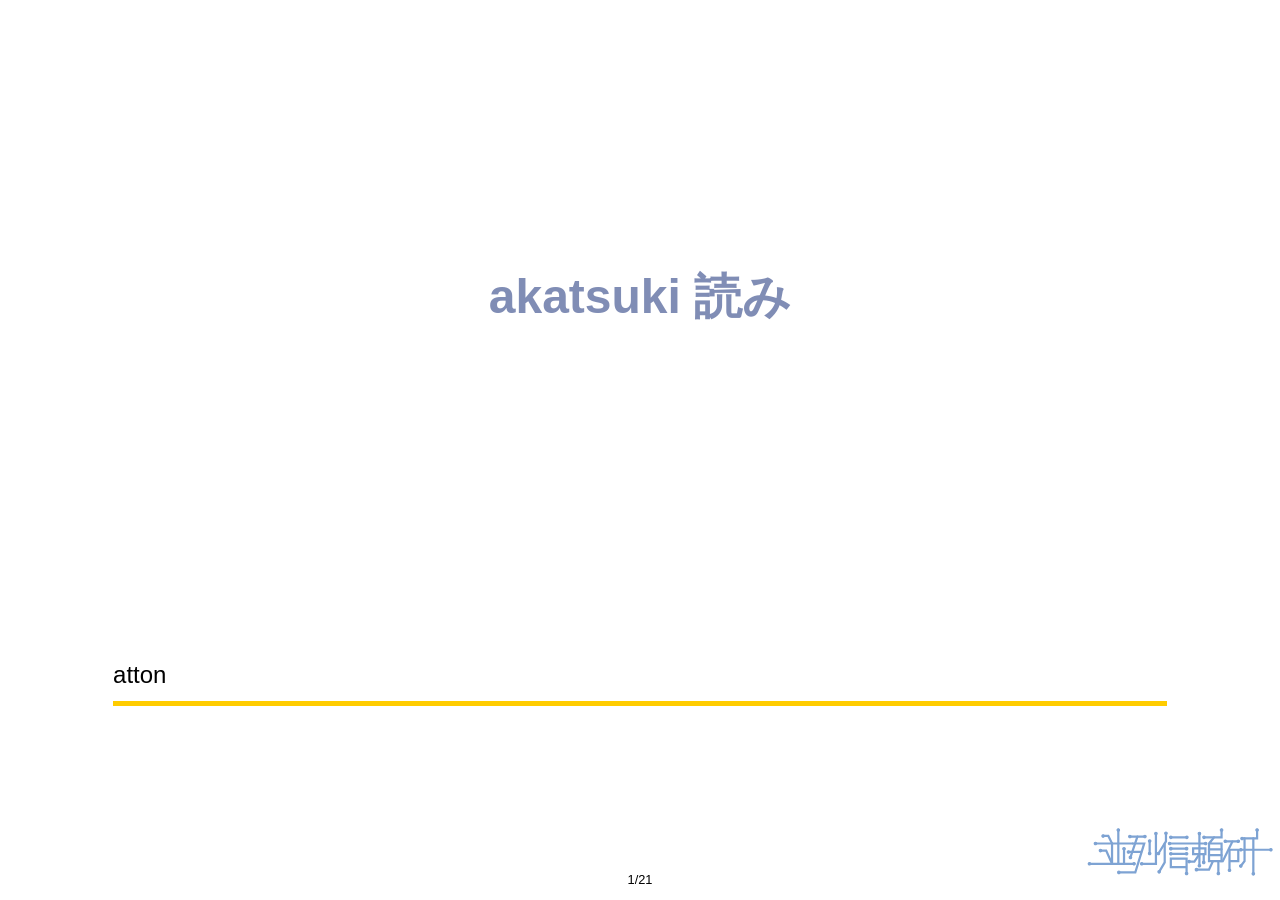
<file: slides/akatsuki-reading/slide.html>
<!DOCTYPE html>
<html>
<head>
   <meta http-equiv="content-type" content="text/html;charset=utf-8">
   <title>akatsuki 読み</title>

<meta name="generator" content="Slide Show (S9) v2.5.0 on Ruby 2.3.0 (2015-12-25) [x86_64-darwin14]">
<meta name="author"    content="atton" >

<!-- style sheet links -->
<link rel="stylesheet" href="s6/themes/projection.css"   media="screen,projection">
<link rel="stylesheet" href="s6/themes/screen.css"       media="screen">
<link rel="stylesheet" href="s6/themes/print.css"        media="print">
<link rel="stylesheet" href="s6/themes/blank.css"        media="screen,projection">

<!-- JS -->
<script src="s6/js/jquery-1.11.3.min.js"></script>
<script src="s6/js/jquery.slideshow.js"></script>
<script src="s6/js/jquery.slideshow.counter.js"></script>
<script src="s6/js/jquery.slideshow.controls.js"></script>
<script src="s6/js/jquery.slideshow.footer.js"></script>
<script src="s6/js/jquery.slideshow.autoplay.js"></script>

<!-- prettify -->
<link rel="stylesheet" href="scripts/prettify.css">
<script src="scripts/prettify.js"></script>

<script>
  $(document).ready( function() {
    Slideshow.init();

    $('code').each(function(_, el) {
      if (!el.classList.contains('noprettyprint')) {
        el.classList.add('prettyprint');
        el.style.display = 'block';
      }
    });
    prettyPrint();
  } );

  
</script>

<!-- Better Browser Banner for Microsoft Internet Explorer (IE) -->
<!--[if IE]>
<script src="s6/js/jquery.microsoft.js"></script>
<![endif]-->



</head>
<body>

<div class="layout">
  <div id="header"></div>
  <div id="footer">
    <div align="right">
      <img src="s6/images/logo.svg" width="200px">
    </div>
  </div>
</div>

<div class="presentation">

  <div class='slide cover'>
    <table width="90%" height="90%" border="0" align="center">
      <tr>
        <td>
          <div align="center">
            <h1><font color="#808db5">akatsuki 読み</font></h1>
          </div>
        </td>
      </tr>
      <tr>
        <td>
          <div align="left">
            atton
            
            <hr style="color:#ffcc00;background-color:#ffcc00;text-align:left;border:none;width:100%;height:0.2em;">
          </div>
        </td>
      </tr>
    </table>
  </div>

<div class='slide '>
<!-- === begin markdown block ===

      generated by markdown/1.2.0 on Ruby 2.3.0 (2015-12-25) [x86_64-darwin14]
                on 2016-05-12 16:52:18 +0900 with Markdown engine kramdown (1.9.0)
                  using options {}
  -->

<!-- _S9SLIDE_ -->
<h1 id="akatsuki-">akatsuki 読みについて</h1>
<ul>
  <li>学科のWebコンパネ akatsuki を読みます</li>
  <li>ソースは gitlab にあります
    <ul>
      <li>https://gitlab.ie.u-ryukyu.ac.jp/gitlab/e115763/Akatsuki.git</li>
      <li>学科アカウントがあれば誰でも読むことができます</li>
    </ul>
  </li>
</ul>


</div>
<div class='slide '>
<!-- _S9SLIDE_ -->
<h1 id="section">この資料の目的</h1>
<ul>
  <li>シス管後輩への引き継ぎ用の資料です</li>
  <li>Rails の使い方の解説よりも、あとから見た時の価値を優先します
    <ul>
      <li>どこが何の処理をしているかを書いています</li>
      <li>もし機能改善をすることになったらどの辺を見たら良いのか把握できることがゴール</li>
    </ul>
  </li>
  <li>この資料は<a href="http://ie.u-ryukyu.ac.jp/~e115763/slides/events/akatsuki-reading/slide.html">ここ</a>とかに置いてあります</li>
</ul>


</div>
<div class='slide '>
<!-- _S9SLIDE_ -->
<h1 id="section-1">この読み会でやること</h1>
<ul>
  <li>akatsuki でやっていることの把握とその実装を見ていきます</li>
  <li>以下のことは直接説明はしません
    <ul>
      <li>Rubyの書き方や Rails について</li>
      <li>named, freeradius, libvirt の設定</li>
    </ul>
  </li>
  <li>対象とするバージョン
    <ul>
      <li>2016/04/23 あたりのコード</li>
      <li>898a11a946039b8120bc8e1f8cdcd0cedeccaa6f</li>
    </ul>
  </li>
</ul>


</div>
<div class='slide '>
<!-- _S9SLIDE_ -->
<h1 id="akatsuki--1">akatsuki の機能について</h1>
<ul>
  <li>mac address とドメインの申請を受けつけてプライベートIPを割り当てる</li>
  <li>割り当てられたドメインを引けるようにDNS用のレコードを用意</li>
  <li>割り当てられたIPを DHCP で配布</li>
  <li>LDAP の情報変更(含む edy)</li>
  <li>VM の作成と起動/停止</li>
  <li>その他シス管用の細かい機能
    <ul>
      <li>VLAN51用 DHCP, LDAP新規アカウント追加, 卒業生アカウントの無効化</li>
    </ul>
  </li>
</ul>


</div>
<div class='slide '>
<!-- _S9SLIDE_ -->
<h1 id="akatsuki--2">akatsuki の方針</h1>
<ul>
  <li>なるべくシンプルに
    <ul>
      <li>Ajax で非同期表示とかしない</li>
      <li>Reacive とかしない</li>
      <li>むしろ JS 書かないくらいの気合</li>
    </ul>
  </li>
  <li>テストを書く
    <ul>
      <li>なるべくテストを書く</li>
      <li>一般ユーザ向け部分はテスト必須</li>
    </ul>
  </li>
</ul>


</div>
<div class='slide '>
<!-- _S9SLIDE_ -->
<h1 id="akatsuki--3">akatsuki 起動方法</h1>
<ul>
  <li>akatsuki は LDAP を使ってログインするので slapd が必須です</li>
  <li>あと bind-sdb の backend が postgresql なのでDBは postgresql です</li>
  <li>2つとも Dockerfile があるので起動しましょう</li>
  <li>See it (docker/bind-sdb/README.md, docker/slapd/README.md)</li>
</ul>


</div>
<div class='slide '>
<!-- _S9SLIDE_ -->
<h1 id="activerecord-model-overview">ActiveRecord model overview</h1>
<ul>
  <li>User
    <ul>
      <li>LDAP でサインインしたユーザのデータ。 VM の作成権限の保持くらい</li>
    </ul>
  </li>
  <li>IpAddress
    <ul>
      <li>IP 用。 mac address と domain の data を持ってる</li>
      <li>User has_many IpAddress</li>
    </ul>
  </li>
  <li>VirtualMachine
    <ul>
      <li>VM 用。 kvm ホストとか起動用のVM名とか持ってる</li>
      <li>IpAddress has_one VirtualMachine</li>
    </ul>
  </li>
  <li>LocalRecord
    <ul>
      <li>bind-sdb 用。 IpAddress が更新されると自動で更新</li>
    </ul>
  </li>
  <li>RadiusCheckInformation, RadiusReplyInformation
    <ul>
      <li>freeradius 用。 IpAddress が更新されると自動で更新</li>
    </ul>
  </li>
</ul>


</div>
<div class='slide '>
<!-- _S9SLIDE_ -->
<h1 id="activerecord-model-user">ActiveRecord model: User</h1>
<ul>
  <li>uid と vm_limit だけ</li>
  <li>uid は e115763 とかの uid</li>
  <li>vm_limit は VM の作成可能な数</li>
</ul>


</div>
<div class='slide '>
<!-- _S9SLIDE_ -->
<h1 id="activerecord-model-ipaddress">ActiveRecord model: IpAddress</h1>
<ul>
  <li>domain (ex: nw1163, firefly)</li>
  <li>affiliation (ex: st, cr)</li>
  <li>mac_address (ex: 11:22:33:44:55:66)</li>
  <li>assgined_address (ex: 10.0.2.238)
    <ul>
      <li>IPv4 用。 v6 はこれをもと domain の prefix を使った eui64 を生成</li>
      <li>こいつは自動で設定される (see it: IpAddress#address_auto_assign)
        <ul>
          <li>index unique: true が付いてるので重複不可</li>
          <li>ActiveRecord::RecordNotUnique を rescue して自動で取れるまでくりかえす</li>
        </ul>
      </li>
    </ul>
  </li>
  <li>save されると maintain_local_records と maintain_radius_informations が動く</li>
</ul>


</div>
<div class='slide '>
<!-- _S9SLIDE_ -->
<h1 id="activerecord-model-localrecord">ActiveRecord model: LocalRecord</h1>
<ul>
  <li>bind-sdb 用。自分でいじることがあるのはシス管だけ。</li>
  <li>rdtype, rdata, name, ttl が bind-sdb が要求してくる column</li>
  <li>基本的には IpAddress が save されると自動で maintain_local_records で調整される</li>
  <li>A, PTR, AAAA を更新すると SOA も自動で上げたいので LocalRecord#soa_record とか持ってる
    <ul>
      <li>see: LocalRecord#update_serial</li>
    </ul>
  </li>
  <li>こいつ自身に after_save はかかってない</li>
</ul>


</div>
<div class='slide '>
<!-- _S9SLIDE_ -->
<h1 id="activerecord-model-radiuscheckinformation-radiusreplyinformation">ActiveRecord model: RadiusCheckInformation, RadiusReplyInformation</h1>
<ul>
  <li>freeradius 用。 DHCP 用に使ってます。</li>
  <li>デフォルトだと attribute, op, value とかのカラムを要求する</li>
  <li>カラム名に attribute ってのはまずいので radius_attribute に変更してある
    <ul>
      <li>see it (docker/radius-dhcp/files/mods-config/sql/main/postgresql/queries.conf)</li>
      <li>see it <a href="http://wiki.freeradius.org/guide/dhcp-for-static-ip-allocation"> guide/dhcp for static ip allocation </a></li>
    </ul>
  </li>
</ul>


</div>
<div class='slide '>
<!-- _S9SLIDE_ -->
<h1 id="activerecord-model-virtualmachine">ActiveRecord model: VirtualMachine</h1>
<ul>
  <li>KVM 用。 fog-libvirt 経由で libvirt にアクセスしてます</li>
  <li>kvm_host と name を持ってる
    <ul>
      <li>kvm_host は対象のVMが存在する kvm ホスト名</li>
      <li>name は libvirt が認識してる VM 名</li>
      <li>template_name は一応持ってるけれど程度の情報</li>
    </ul>
  </li>
  <li>vm_control とかやると fog-libvirt の instance が取れる</li>
</ul>


</div>
<div class='slide '>
<!-- _S9SLIDE_ -->
<h1 id="fog-libvirt">fog-libvirt</h1>
<ul>
  <li>AWS とかの Iaas とか Paas とかのをいじる用gem fog の libvirt driver</li>
  <li>地味に ie 用に<a href="https://github.com/atton-/fog-libvirt/tree/ie">改変してます</a>
    <ul>
      <li>template pool から rental pool への clone の対応</li>
    </ul>
  </li>
  <li>気が向いたら本家に Pull Request を投げるかもしれません</li>
  <li>もし気が向かなかったら fork してメンテしてください</li>
</ul>


</div>
<div class='slide '>
<!-- _S9SLIDE_ -->
<h1 id="activeldap-model-ldapuser-ldapgroup">ActiveLdap model: LDAP::User, LDAP::Group</h1>
<ul>
  <li>LDAP は ActiveLdap を使って操作してます</li>
  <li>User の uid から引けるように User#ldap_user とかで取れます</li>
  <li>User は /etc/slapd/slapd.conf あたりで定義されてる ObjectClass の attribute をいじれます</li>
  <li>Group は syskan とか iesudoer とか。 ActiveRecord みたいに belongs_to みたいなことができます</li>
  <li>ldapedyid という edy 用の attribute が ldap にあるので edy への登録もここでやります。</li>
</ul>


</div>
<div class='slide '>
<!-- _S9SLIDE_ -->
<h1 id="routes-overview">Routes overview</h1>
<ul>
  <li>/ 直下 は home_controller</li>
  <li>あとは対応したモデル用に resouces とかしてるだけ</li>
  <li>syskan, admin 用 namespace がある</li>
  <li>see it (config/routes.rb)</li>
  <li>tips (rake routes)</li>
</ul>


</div>
<div class='slide '>
<!-- _S9SLIDE_ -->
<h1 id="controllers-overview">Controllers overview</h1>
<ul>
  <li>application_controller
    <ul>
      <li>sign_in を必須にするようにしてたりします
        <ul>
          <li>see it (ApplicationController#authenticate_user! and before_action)</li>
        </ul>
      </li>
      <li>akatsuki の任意のページはログイン無しで見られてはいけないので</li>
    </ul>
  </li>
  <li>home_controller
    <ul>
      <li>sign_in とか sign_out とかするだけのモデルに紐付いてないものです</li>
    </ul>
  </li>
  <li>ip_address_controller, virtual_machine_controller, ldap/user_controller
    <ul>
      <li>モデルに対応するコントローラ</li>
    </ul>
  </li>
  <li>syskan/users_controller, syskan/vlan51_controller, admin/local_records
    <ul>
      <li>シス管用の特別なやつ</li>
    </ul>
  </li>
</ul>


</div>
<div class='slide '>
<!-- _S9SLIDE_ -->
<h1 id="views-overview">Views overview</h1>
<ul>
  <li>全部 haml で書いてます</li>
  <li>view/home/*.html.haml, view/ip_address/*.html.haml, …
    <ul>
      <li>モデルごとに作ってるくらいで特に変なことはしていないはず。</li>
    </ul>
  </li>
  <li>layouts/application.html.haml
    <ul>
      <li>layout として全ページ navbar を持ってます</li>
      <li>ユーザの持ってる権限に応じてnavbarが見えるようになります</li>
    </ul>
  </li>
</ul>


</div>
<div class='slide '>
<!-- _S9SLIDE_ -->
<h1 id="tests-rspec">Tests: RSpec</h1>
<ul>
  <li>一般ユーザ向けの部分はテスト必須</li>
  <li>model のメソッドのテストと Capybara での E2E のテスト</li>
  <li>このスライドを書いてる時のカバレッジは約90%</li>
</ul>


</div>
<div class='slide '>
<!-- _S9SLIDE_ -->
<h1 id="rake-tasks">Rake Tasks</h1>
<ul>
  <li>rake task は lib/tasks/ip_address.rake とか。</li>
  <li>年度に一回だけやるタスクとかがここにあります</li>
  <li>tips: rake -vT</li>
</ul>


</div>
<div class='slide '>
<!-- _S9SLIDE_ -->
<h1 id="configs">Configs</h1>
<ul>
  <li>ドメイン情報とかIPの設定とかは軒並 constant で定義してあります</li>
  <li>see it (config/initializers/ie_config.rb)</li>
</ul>

<!-- vim: set filetype=markdown.slide: -->
<!-- === end markdown block === -->
</div>


</div><!-- presentation -->
</body>
</html>
</file>
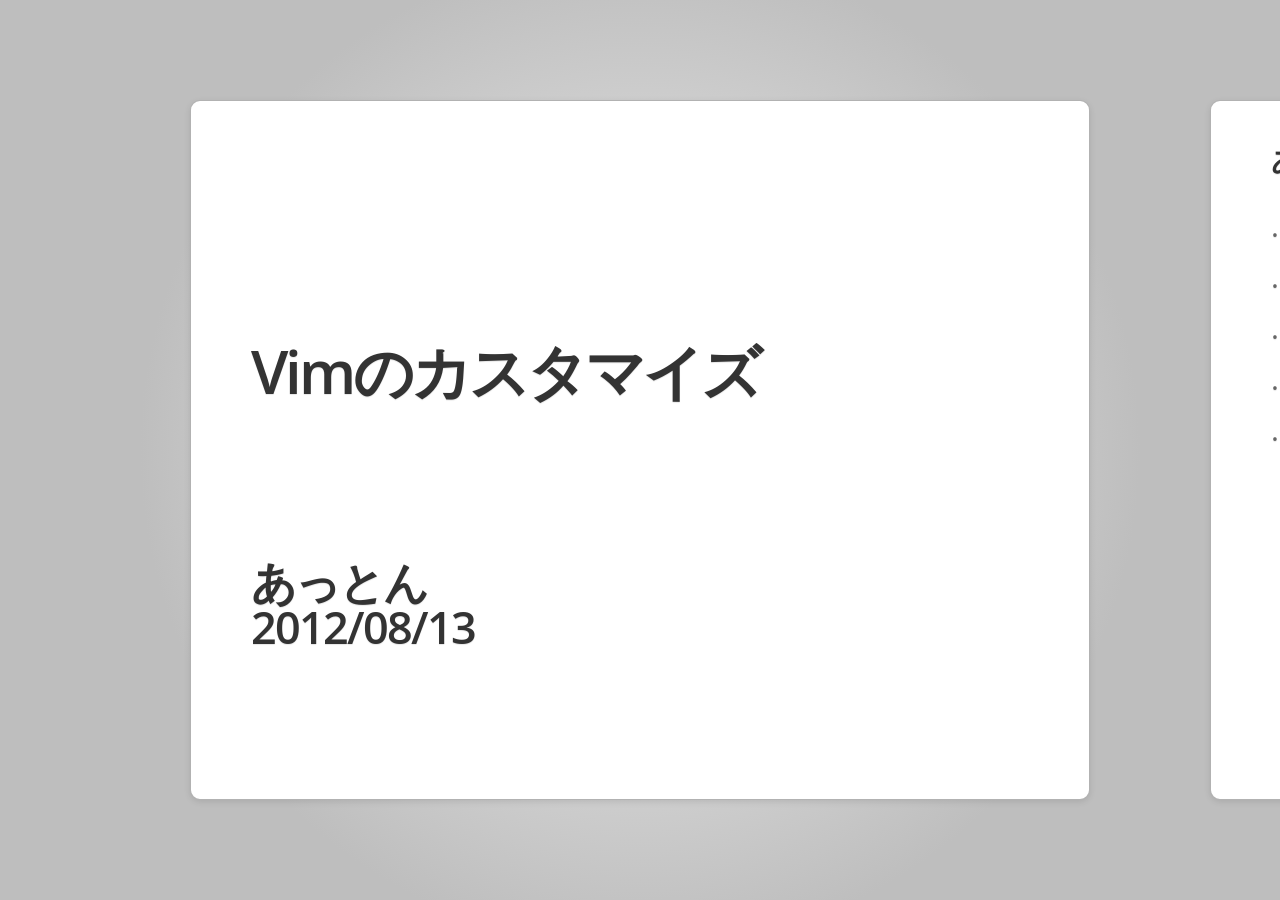
<file: slides/iedev_vim/iedev_vim.html>
<!DOCTYPE html>

<!--
  Google HTML5 slide template

  Authors: Luke Mahé (code)
           Marcin Wichary (code and design)
           
           Dominic Mazzoni (browser compatibility)
           Charles Chen (ChromeVox support)

  URL: http://code.google.com/p/html5slides/
-->

<html>
	<head>
		<title>iedev - Vim勉強会</title>

		<meta charset='utf-8'>
		<script src='html5slides/slides.js'></script>
	</head>

	<style>
		/* Your individual styles here, or just use inline styles if that’s
		what you want. */
	</style>

	<body style='display: none'>

		<section class='slides layout-regular template-concurrency'>

			<!-- Your slides (<article>s) go here. Delete or comment out the
				slides below. -->


			<article>
				<h1>Vimのカスタマイズ</h1>
				<h2>
				あっとん<br>
				2012/08/13
				</h2>
			</article>

			<article>
				<h3>あじぇんだ</h3>
				<ul>
					<li> Vimの超重要コマンド
					<li> Vimの使い方
					<li> Vimのカスタマイズ
					<li> ref.vim + webdict で対英語環境
					<li> まとめ
				</ul>
			</article>

			<article>
					<h3> Vimの超重要コマンド</h3>
					<h1> :help </h1>
			</article>

			<article>
					<h3> Vimの超重要コマンド</h3>
					<h1> :help の使い方？</h1>
			</article>

			<article>
					<h3> Vimの超重要コマンド</h3>
					<h1> :help にのってる。</h1>
			</article>

			<article>
				<h3> Vimの超重要コマンド</h3>
					<p> Vimはヘルプが充実してるので、:helpを使うと捗ります。 </p>
					<ul>
						<li> :help するとヘルプが見られます
						<li> :help の短縮は :h
						<li> |hoge|みたいに'|'で囲まれた所にカーソルをあわせて
						^]するとそのキーワードの解説に飛べます<br>
						<ul>
							<li> 飛んだ元に戻るのは ^o とか
						</ul>
					</ul>
					<br><br><br>
					<p>
					^ は control-key です。なので^oは ctrl-o です。
					Vimの中だと&lt;c-o&gt;みたいに表記することもあります。
					</p>
			</article>

			<article>
					<h3> Vimの超重要コマンド</h3>
					<p> :help の使い方 </p>

					<ul>
						<li> :help &lt;keyword&gt; が基本
						<ul>
							<li> :help autoindent
						</ul>

						<br>

						<li> キーマップ(どのキーにどの機能があるか)も調べられる
						<ul>
							<li> :help ^f   
							<ul><li> (ノーマルモード の ctrl-f) </li></ul>
							<li> :help i_^n 
							<ul><li> (インサートモード の ctrl-n) </li></ul>
							<li> :help c_^p 
							<ul><li> (コマンドラインモードの ctrl-p) </li></ul>
						</ul>
					</li>
			</article>
					
			<article>
					<h3> Vimの超重要コマンド</h3>
					<h1> :help の使い方の詳細？</h1>
			</article>

			<article>
					<h3> Vimの超重要コマンド</h3>
					<h1> :help にのってる。</h1>
			</article>


			<article>
				<h3> Vimの使い方</h3>
				<h5> Vimはカスタマイズすることのできるエディタです。</h5>
					<ul>
						<li> 各種設定
						<ul><li> 非常に多くの設定項目があります</li></ul>
						<li> マッピング
						<ul><li> キーの割り当ての変更</li></ul>
						<li> コマンドの追加
						<ul><li> 自分でコマンドを作れます</li></ul>
						<li> プラグイン
						<ul><li> 有志が作成した機能をプラグインとして取り込めます</li></ul>
						<li> etc
						<ul><li> VimScript による自分での拡張などなど<br>(プラグインはVimScriptで書かれてます。)</li></ul>
					</ul>
			</article>

			<article>
				<h3> Vimの使い方</h3>
				<h4> Vimの使い方には大きく2パターン。</h4>
				<ul>
					<li> スパルタン派
					<li> カスタマイズ派
				</ul>
			</article>

			<article>
				<h3> Vimの使い方</h3>
				<h4> スパルタン派 </h4>
				<p> 一言で言えば 「素のVim使い」 </p>
				<ul>
					<li> なるべくシンプルに、素のVimを使う派
					<li> どんな環境にもすぐ対応できる
					<li> Vim(もしくはvi)はLinuxには基本的に入っているので、<br>
						 サーバですぐに作業ができる
				</ul>
				<br>
				<p> 読み物 : <a href="http://www.kaoriya.net/blog/2012/01/19">スパルタンVim</a></p>
			</article>
			
			<article>
				<h3> Vimの使い方</h3>
				<h4> カスタマイズ派 </h4>
				<p> 一言で言えば「自分用Vim使い」
				<ul>
					<li> 作業効率を求めてVimをカスタマイズする派
					<li> いろんなことがVimでできるようになる
					<li> 文字通り自分用のVimにできる
				</ul>
				<br>
				<p> 読み物 : <a href="http://www.amazon.co.jp/Vimテクニックバイブル-～作業効率をカイゼンする150の技-Vimサポーターズ/dp/4774147958">Vimテクニックバイブル</a></p>
			</article>

			<article>
				<h3> Vimの使い方</h3>
				<h1> で、どっちが良いのさ？</h1>
			</article>

			<article>
				<h3> Vimの使い方</h3>
				<h1> 人による。</h1>
			</article>

			<article>
				<h3> Vimの使い方</h3>
				<h1> 結論 : 自分のやりやすい方で</h1>
			</article>


			<article>
				<h3> Vimのカスタマイズ</h3>
				<h1> どんなプラグインがある？</h1>
			</article>

			<article>
				<h3> Vimのカスタマイズ</h3>
				<h4> 私が使ってるプラグインとか</h4>
				<ul>
					<li> vundle : プラグイン管理
					<li> neocomplcache : 補完
					<li> neocomplceche-snippets-complete : スニペット
					<li> vimshell : Vimで動くシェル
					<li> ref.vim : リファレンス
					<li> gundo.vim : undo-treeを簡単に使う
					<li> surrond.vim : テキストオブジェクトの拡張
					<li> などなど
				</ul>
				<p> 私の<a href="https://github.com/atton-/dot_files/blob/master/.vimrc">.vimrc</a></p>
			</article>

			<article>
				<h3> ref.vim + webdict で対英語環境</h3>
				<h1> Vimで辞書を引けるように</h1>
			</article>

			<article>
				<h3> ref.vim + webdict で対英語環境</h3>
				<h1> 便利なの？</h1>
			</article>

			<article>
				<h3> ref.vim + webdict で対英語環境</h3>
				<h1> 入れてみましょう。</h1>
			</article>

			<article>
				<h3> ref.vim + webdict で対英語環境</h3>
				<h4> 必要なもの</h4>
				<ul>
					<li> git
					<li> w3m
				</ul>
				<br>
				<p> 2つともepkgにあります。</p>
				<ul>
					<li> devel/git
					<li> net/w3m
				</ul>
				<p> ieな人はこっちの早いかもしれません。</p>
				<p> brewにもあります。</p>
			</article>

			<article>
				<h3> ref.vim + webdict で対英語環境</h3>
				<h4> インストール方法</h4>
				<p> インストールスクリプト作ったので<br>以下のコマンドを実行してください</p>
				<ul>
					<li> git clone git://gist.github.com/3330608.git gist
					<li> sh gist/ref_install.sh
					<li> rm -rf gist
				</ul>
				<br>
				<p> エラーが出たら言ってください</p>
				<p> 注:ref.vimについての設定を~/.vimrcの先頭に追加します</p>
			</article>

			<article>
				<h3> ref.vim + webdict で対英語環境</h3>
				<h4> ref.vim の使い方</h4>
				<ul>
					<li> :Ref webdict &lt;word&gt;
					<li> txtファイル編集中にカーソルを単語に合わせてK
					<li> ^v で単語を選択してK
				</ul>
			</article>


			<article>
				<h3> まとめ</h3>
				<h4> :help を使いましょう</h4>
				<h4> 自分流にVimを使いこなしましょう</h4>
				<h4> えーごはかどる？</h4>
			</article>


			<article>
				<h1> have a nice vim life!</h1>
			</article>

	</body>
</html>
</file>
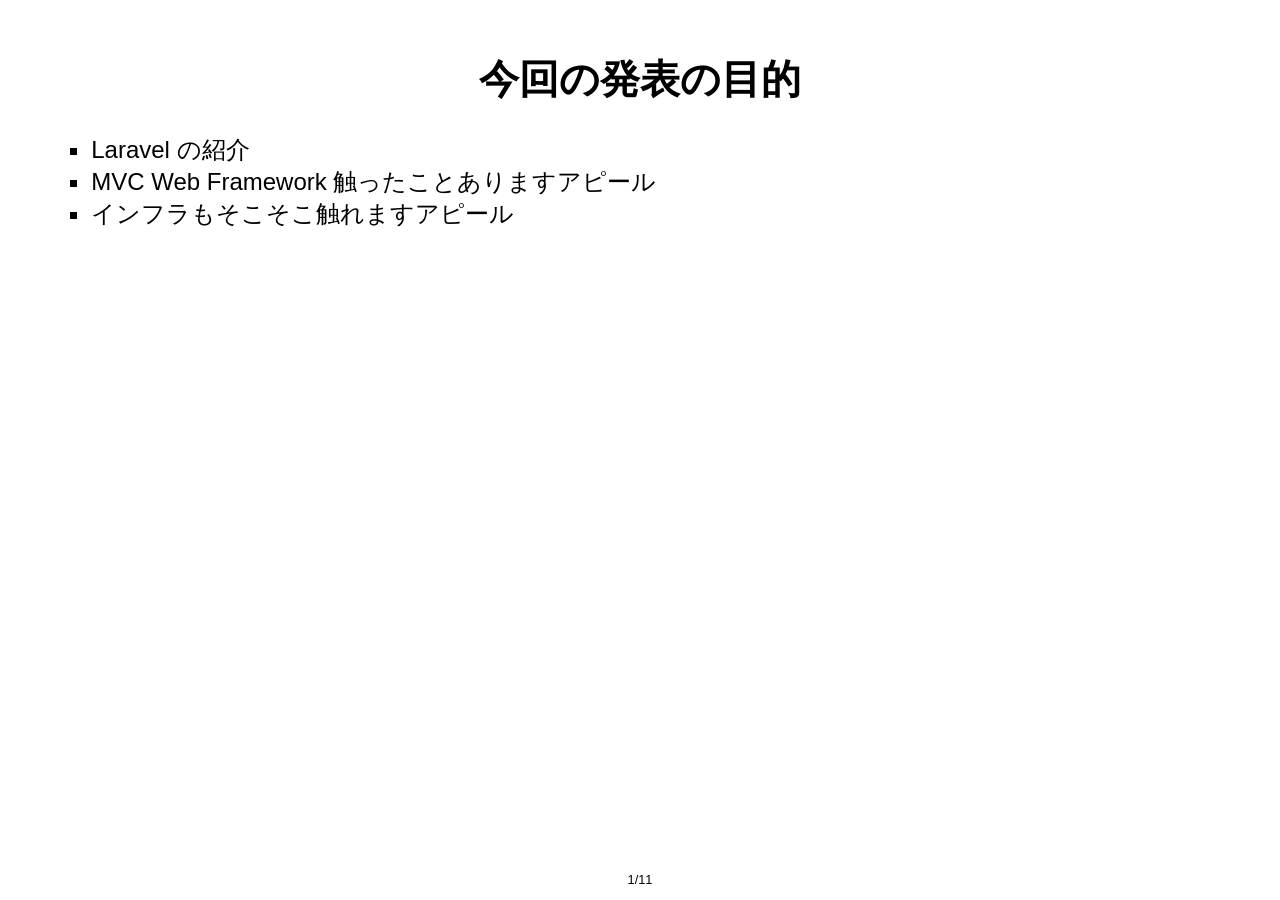
<file: slides/laravel51/slide.html>
<!DOCTYPE html>
<html>
<head>
   <meta http-equiv="content-type" content="text/html;charset=utf-8"> 
   <title></title>

<meta name="generator" content="">
<meta name="author"    content="" >


<!-- S6 style sheet links -->
<link rel="stylesheet" href="slide.css"  media="projection" id="styleProjection">
<link rel="stylesheet" href="s6/screen.css"    media="screen"     id="styleScreen">
<link rel="stylesheet" href="s6/print.css"     media="print">

<!-- S6 JS -->
<script src="s6/jquery.js"></script>
<script src="s6/jquery.slideshow.js"></script>
<script>
  $(document).ready( function() {
    Slideshow.init();
  } );

  
</script>

<!-- Better Browser Banner for Microsoft Internet Explorer (IE) -->
<!--[if IE]>
<script src="s6/jquery.microsoft.js"></script>
<![endif]-->



</head>
<body>

<div class="layout"> 
  <div id="header"></div>
  <div id="footer">
    <h1></h1>
    <h2></h2>
  </div>
</div>

<div class="presentation">
   
<div class='slide '>

<!-- _S9SLIDE_ -->
<h1 id="今回の発表の目的">今回の発表の目的</h1>
<ul>
  <li>Laravel の紹介</li>
  <li>MVC Web Framework 触ったことありますアピール</li>
  <li>インフラもそこそこ触れますアピール</li>
</ul>


</div>
<div class='slide '>
<!-- _S9SLIDE_ -->
<h1 id="laravel-とは">Laravel とは</h1>
<ul>
  <li>PHP の Web フレームワーク</li>
  <li>MVC のフルスタック
    <ul>
      <li>Model: Eloquent ORM</li>
      <li>View: *.blade.php</li>
      <li>Controller: ? (DI とか可能らしい)</li>
    </ul>
  </li>
</ul>


</div>
<div class='slide '>
<!-- _S9SLIDE_ -->
<h1 id="quickstart-51">QuickStart 5.1</h1>
<ul>
  <li>Laravel 公式の QuickStart
    <ul>
      <li><a href="https://laravel.com/docs/5.1/quickstart">Basic Task List</a></li>
    </ul>
  </li>
  <li>いわゆる TODO List
    <ul>
      <li>タスクに名前がある</li>
      <li>タスクを追加できる</li>
      <li>タスクが終わったら消せる</li>
    </ul>
  </li>
  <li>CRUD の CRD だけできるやつを<a href="https://github.com/atton-/laravel-quickstart">作りました</a>
    <ul>
      <li>デモンストレーション</li>
    </ul>
  </li>
</ul>


</div>
<div class='slide '>
<!-- _S9SLIDE_ -->
<h1 id="routing">Routing</h1>
<ul>
  <li>URL PATH + callback anonymous function
    <ul>
      <li><code>routes/web.php</code> とか
        <ul>
          <li>`Route::get(‘/’, function() { return view(‘tasks’)})</li>
        </ul>
      </li>
      <li><code>routes/api.php</code> とか</li>
      <li><code>routes/console.php</code> とか</li>
    </ul>
  </li>
  <li>割とモダン。 webと api とで routes が分かれている</li>
</ul>


</div>
<div class='slide '>
<!-- _S9SLIDE_ -->
<h1 id="model">Model</h1>
<ul>
  <li>Eloquent OR-Mapper</li>
  <li>割と普通。特定の class を extends すると attributes が生える</li>
</ul>

<pre><code>class Task extends Model
{
    //
}
</code></pre>


</div>
<div class='slide '>
<!-- _S9SLIDE_ -->
<h1 id="view">View</h1>
<ul>
  <li>blade.php</li>
  <li>基本的には html</li>
  <li><code>@if</code> とか <code>@foreach</code> とか書く部分だけが特殊(blade)</li>
</ul>


</div>
<div class='slide '>
<!-- _S9SLIDE_ -->
<h1 id="migration">Migration</h1>
<ul>
  <li>日付付きで名前管理</li>
  <li>up/down を定義</li>
  <li>全体の schema file は無い(rails でいう schema.rb)</li>
  <li>php artisan migration で migration が走る</li>
</ul>

<pre><code>class CreateTasksTable extends Migration
{
    /**
     * Run the migrations.
     *
     * @return void
     */
    public function up()
    {
        Schema::create('tasks', function (Blueprint $table) {
            $table-&gt;increments('id');
            $table-&gt;string('name');
            $table-&gt;timestamps();
        });
    }
</code></pre>


</div>
<div class='slide '>
<!-- _S9SLIDE_ -->
<h1 id="env">.env</h1>
<ul>
  <li>環境変数の管理機構も用意されている</li>
  <li>default で redis 対応っぽい?</li>
  <li>.gitignore とかももちろん生成される
    <ul>
      <li>便利</li>
    </ul>
  </li>
</ul>


</div>
<div class='slide '>
<!-- _S9SLIDE_ -->
<h1 id="package-manager">package manager</h1>
<ul>
  <li>php の package manager は composer 推奨</li>
  <li>module とかもこいつで入れるみたい</li>
  <li>特に感想は無し。 install で package 入りますね、というくらい
    <ul>
      <li>Gemfile.lock みたいなのも生成するので composer 一本で package 管理はOKそう</li>
    </ul>
  </li>
</ul>


</div>
<div class='slide '>
<!-- _S9SLIDE_ -->
<h1 id="51-と-54-の違いは">5.1 と 5.4 の違いは?</h1>
<ul>
  <li>Routing の部分のみ
    <ul>
      <li>5.1 では web/api/channel.php に分かれていない</li>
      <li>resouces/Http/routes.php に書く必要があった</li>
      <li>その部分をまるまる web.php に持ってくると動きました</li>
    </ul>
  </li>
  <li>とりあえずリポジトリは<a href="https://github.com/atton-/laravel-quickstart">ここ</a>。</li>
</ul>


</div>
<div class='slide '>
<!-- _S9SLIDE_ -->
<h1 id="php-書いててどう思う">PHP 書いててどう思う?</h1>
<ul>
  <li>パーフェクトPHPは罠っぽいのが大量にあってつらそうだった
    <ul>
      <li>配列は全て連想配列である</li>
      <li>名前空間が \ 区切り</li>
    </ul>
  </li>
  <li>Laravel は割とモダンというか踏み抜いたことは無い
    <ul>
      <li>一番時間かけたのは Apache の config かも?</li>
    </ul>
  </li>
  <li>あとは<a href="https://attonblog.blogspot.jp/2017/07/laravel-51-quickstart-using-laravel-54.html">ブログ</a>にまとめてあります。</li>
</ul>

<!-- vim: set filetype=markdown.slide: -->
</div>


</div><!-- presentation -->
</body>
</html>
</file>
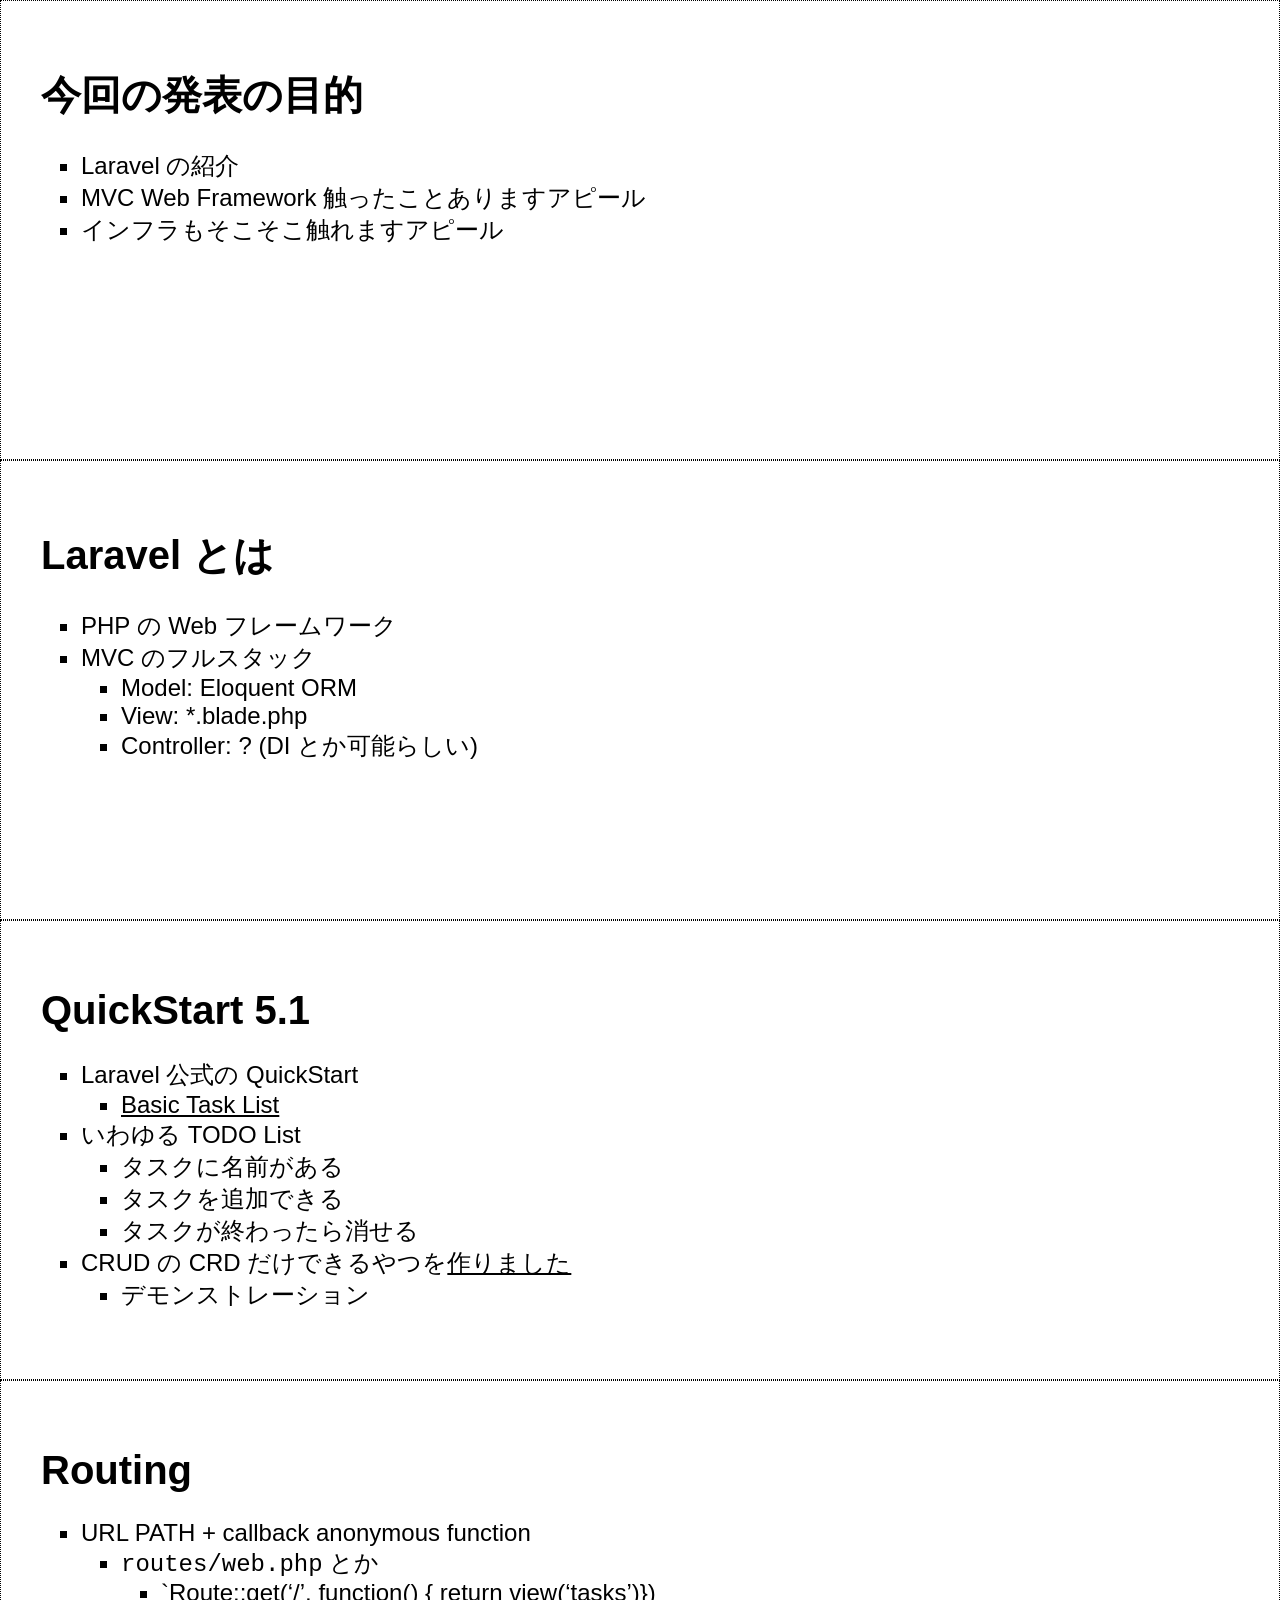
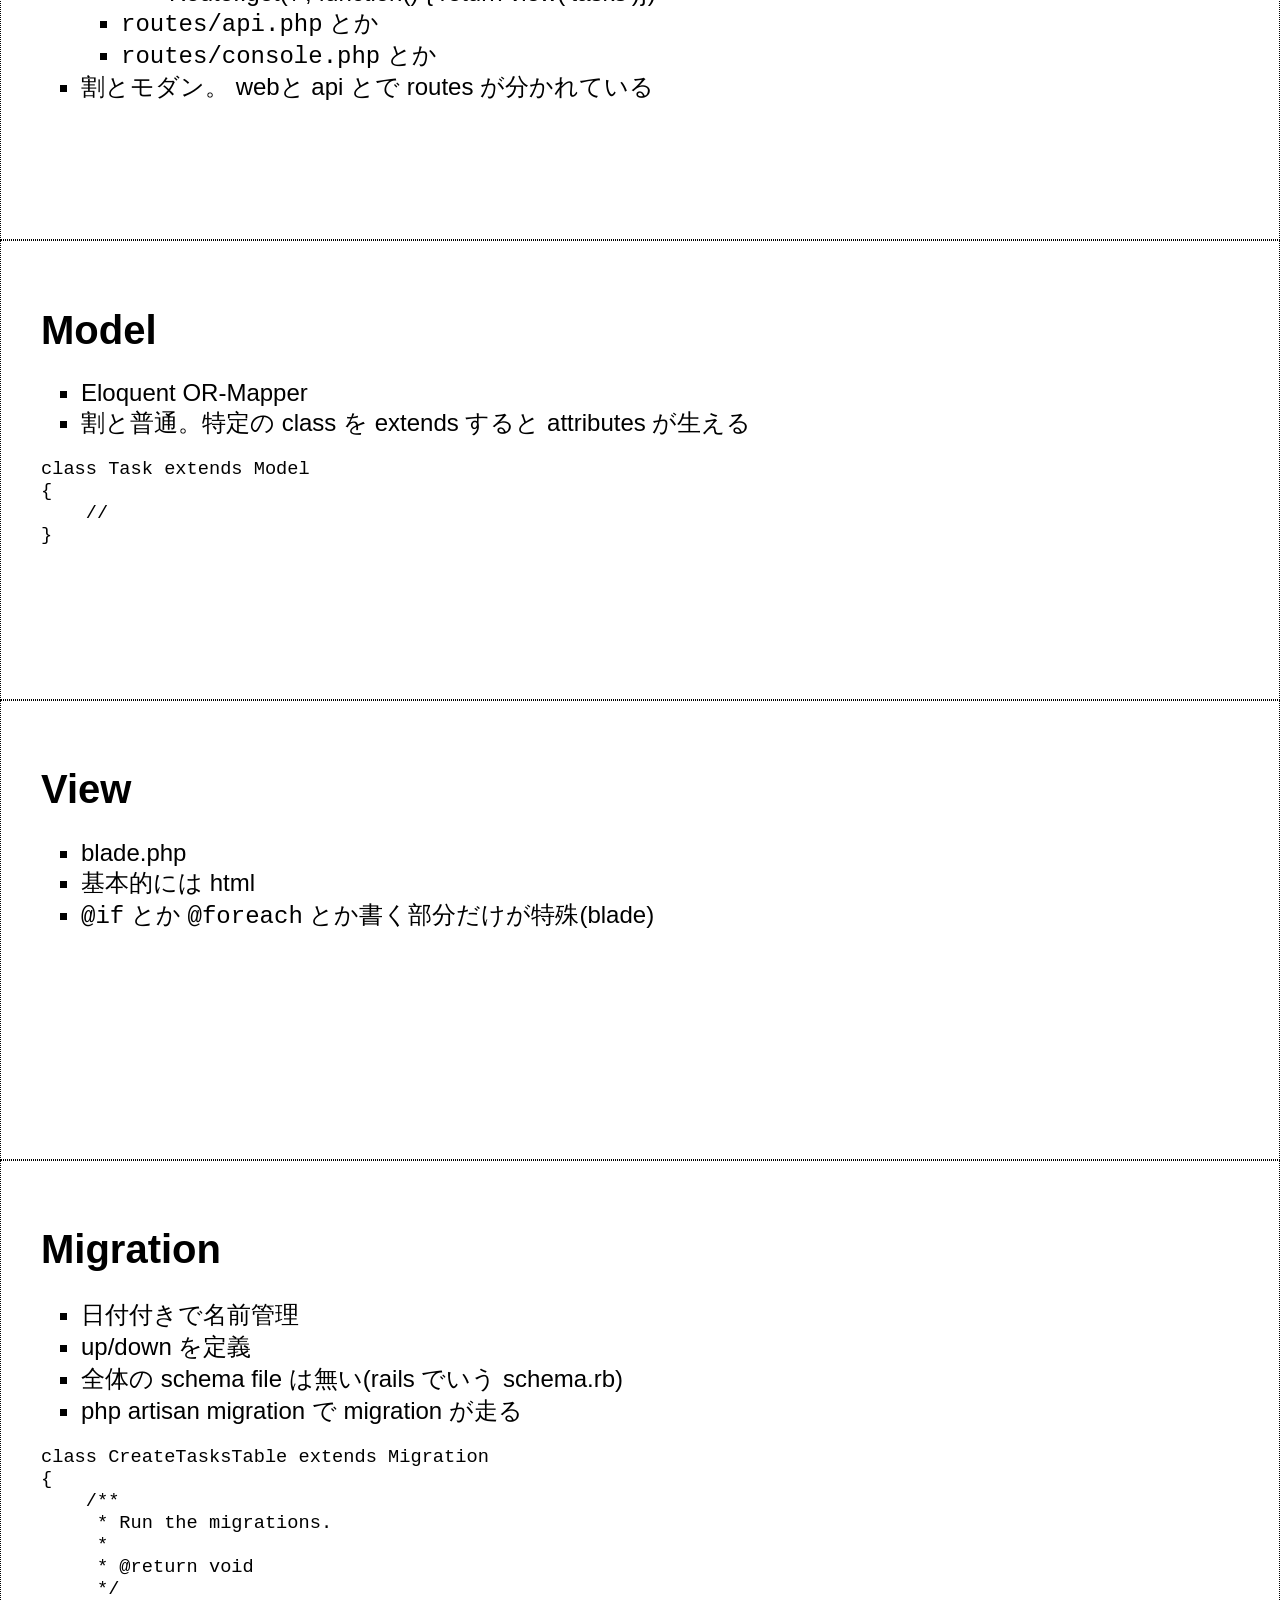
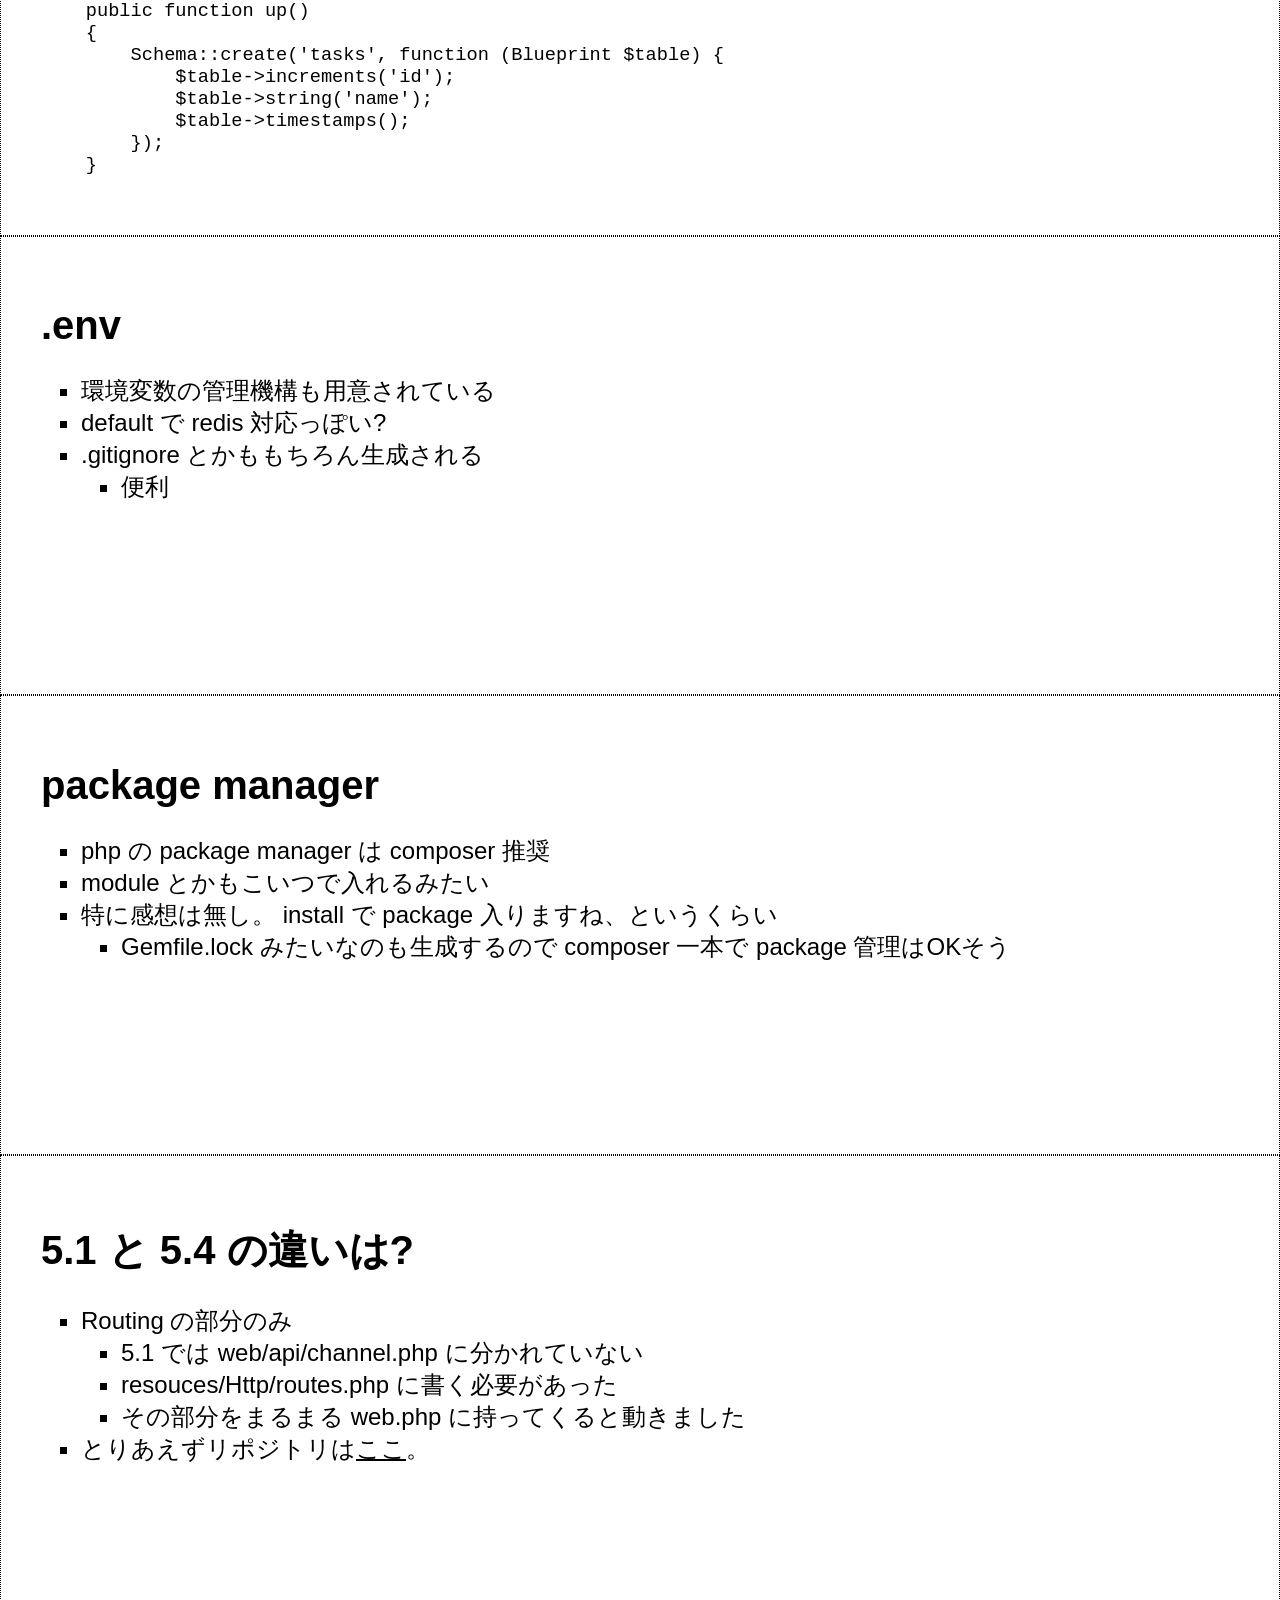
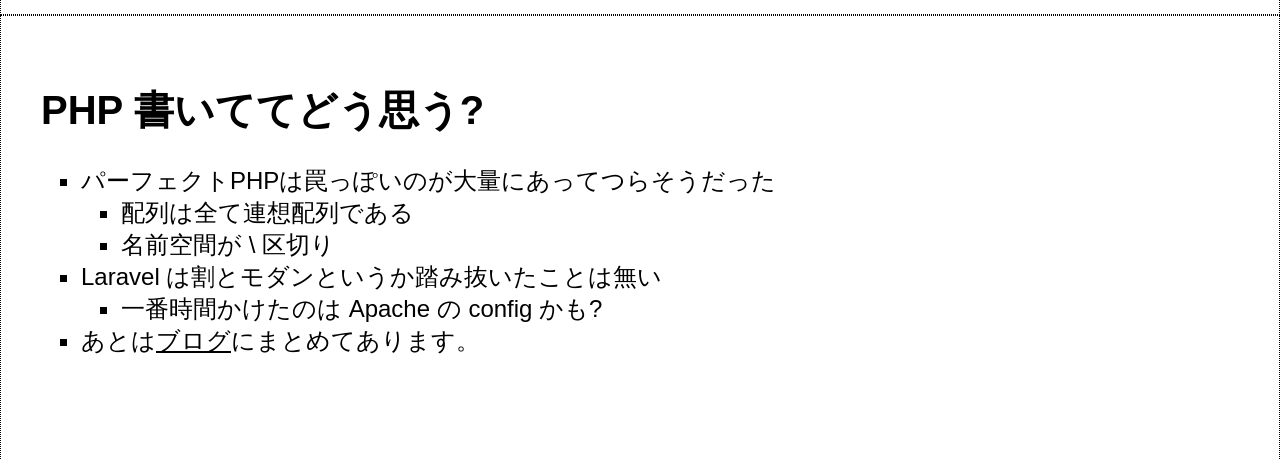
<file: slides/laravel51/slide.pdf.html>
<!DOCTYPE html>
<html>
<head>
   <meta http-equiv="Content-Type" content="text/html; charset=UTF-8">
   <title></title>
   
   

<style>
html, body { margin: 0; padding: 0; }

body { font-family: Verdana, Geneva, Arial, Helvetica, sans-serif; }

a:link, a:visited { color: black; }

h1 { font-size: 30pt;  }
h2 { font-size: 28pt;  }
h3 { font-size: 25pt;  }
p, li, dt, dd, td, th { font-size: 18pt; }

pre { font-size: 14pt;  }
pre.small { font-size: 11pt; }

pre.code {
        background-color: azure;
        padding: 5px;
      }
     
ul { list-style-type: square; }    
   
.center { text-align: center; }   
     
.slide { page-break-after: always;
         min-height: 100mm;
         padding: 40px;
         
         border: 1px dotted black;

/*      
  background: -moz-linear-gradient( top, maroon, red);
*/
       }



/*
for princexml (CSS3 paged media support)
@page { size: A4 landscape }
*/
</style>

</head>
<body>

<div class="presentation">

<div class='slide '>

<!-- _S9SLIDE_ -->
<h1 id="今回の発表の目的">今回の発表の目的</h1>
<ul>
  <li>Laravel の紹介</li>
  <li>MVC Web Framework 触ったことありますアピール</li>
  <li>インフラもそこそこ触れますアピール</li>
</ul>


</div>
<div class='slide '>
<!-- _S9SLIDE_ -->
<h1 id="laravel-とは">Laravel とは</h1>
<ul>
  <li>PHP の Web フレームワーク</li>
  <li>MVC のフルスタック
    <ul>
      <li>Model: Eloquent ORM</li>
      <li>View: *.blade.php</li>
      <li>Controller: ? (DI とか可能らしい)</li>
    </ul>
  </li>
</ul>


</div>
<div class='slide '>
<!-- _S9SLIDE_ -->
<h1 id="quickstart-51">QuickStart 5.1</h1>
<ul>
  <li>Laravel 公式の QuickStart
    <ul>
      <li><a href="https://laravel.com/docs/5.1/quickstart">Basic Task List</a></li>
    </ul>
  </li>
  <li>いわゆる TODO List
    <ul>
      <li>タスクに名前がある</li>
      <li>タスクを追加できる</li>
      <li>タスクが終わったら消せる</li>
    </ul>
  </li>
  <li>CRUD の CRD だけできるやつを<a href="https://github.com/atton-/laravel-quickstart">作りました</a>
    <ul>
      <li>デモンストレーション</li>
    </ul>
  </li>
</ul>


</div>
<div class='slide '>
<!-- _S9SLIDE_ -->
<h1 id="routing">Routing</h1>
<ul>
  <li>URL PATH + callback anonymous function
    <ul>
      <li><code>routes/web.php</code> とか
        <ul>
          <li>`Route::get(‘/’, function() { return view(‘tasks’)})</li>
        </ul>
      </li>
      <li><code>routes/api.php</code> とか</li>
      <li><code>routes/console.php</code> とか</li>
    </ul>
  </li>
  <li>割とモダン。 webと api とで routes が分かれている</li>
</ul>


</div>
<div class='slide '>
<!-- _S9SLIDE_ -->
<h1 id="model">Model</h1>
<ul>
  <li>Eloquent OR-Mapper</li>
  <li>割と普通。特定の class を extends すると attributes が生える</li>
</ul>

<pre><code>class Task extends Model
{
    //
}
</code></pre>


</div>
<div class='slide '>
<!-- _S9SLIDE_ -->
<h1 id="view">View</h1>
<ul>
  <li>blade.php</li>
  <li>基本的には html</li>
  <li><code>@if</code> とか <code>@foreach</code> とか書く部分だけが特殊(blade)</li>
</ul>


</div>
<div class='slide '>
<!-- _S9SLIDE_ -->
<h1 id="migration">Migration</h1>
<ul>
  <li>日付付きで名前管理</li>
  <li>up/down を定義</li>
  <li>全体の schema file は無い(rails でいう schema.rb)</li>
  <li>php artisan migration で migration が走る</li>
</ul>

<pre><code>class CreateTasksTable extends Migration
{
    /**
     * Run the migrations.
     *
     * @return void
     */
    public function up()
    {
        Schema::create('tasks', function (Blueprint $table) {
            $table-&gt;increments('id');
            $table-&gt;string('name');
            $table-&gt;timestamps();
        });
    }
</code></pre>


</div>
<div class='slide '>
<!-- _S9SLIDE_ -->
<h1 id="env">.env</h1>
<ul>
  <li>環境変数の管理機構も用意されている</li>
  <li>default で redis 対応っぽい?</li>
  <li>.gitignore とかももちろん生成される
    <ul>
      <li>便利</li>
    </ul>
  </li>
</ul>


</div>
<div class='slide '>
<!-- _S9SLIDE_ -->
<h1 id="package-manager">package manager</h1>
<ul>
  <li>php の package manager は composer 推奨</li>
  <li>module とかもこいつで入れるみたい</li>
  <li>特に感想は無し。 install で package 入りますね、というくらい
    <ul>
      <li>Gemfile.lock みたいなのも生成するので composer 一本で package 管理はOKそう</li>
    </ul>
  </li>
</ul>


</div>
<div class='slide '>
<!-- _S9SLIDE_ -->
<h1 id="51-と-54-の違いは">5.1 と 5.4 の違いは?</h1>
<ul>
  <li>Routing の部分のみ
    <ul>
      <li>5.1 では web/api/channel.php に分かれていない</li>
      <li>resouces/Http/routes.php に書く必要があった</li>
      <li>その部分をまるまる web.php に持ってくると動きました</li>
    </ul>
  </li>
  <li>とりあえずリポジトリは<a href="https://github.com/atton-/laravel-quickstart">ここ</a>。</li>
</ul>


</div>
<div class='slide '>
<!-- _S9SLIDE_ -->
<h1 id="php-書いててどう思う">PHP 書いててどう思う?</h1>
<ul>
  <li>パーフェクトPHPは罠っぽいのが大量にあってつらそうだった
    <ul>
      <li>配列は全て連想配列である</li>
      <li>名前空間が \ 区切り</li>
    </ul>
  </li>
  <li>Laravel は割とモダンというか踏み抜いたことは無い
    <ul>
      <li>一番時間かけたのは Apache の config かも?</li>
    </ul>
  </li>
  <li>あとは<a href="https://attonblog.blogspot.jp/2017/07/laravel-51-quickstart-using-laravel-54.html">ブログ</a>にまとめてあります。</li>
</ul>

<!-- vim: set filetype=markdown.slide: -->
</div>


  </div> <!-- presentation -->
</body>
</html>
</file>
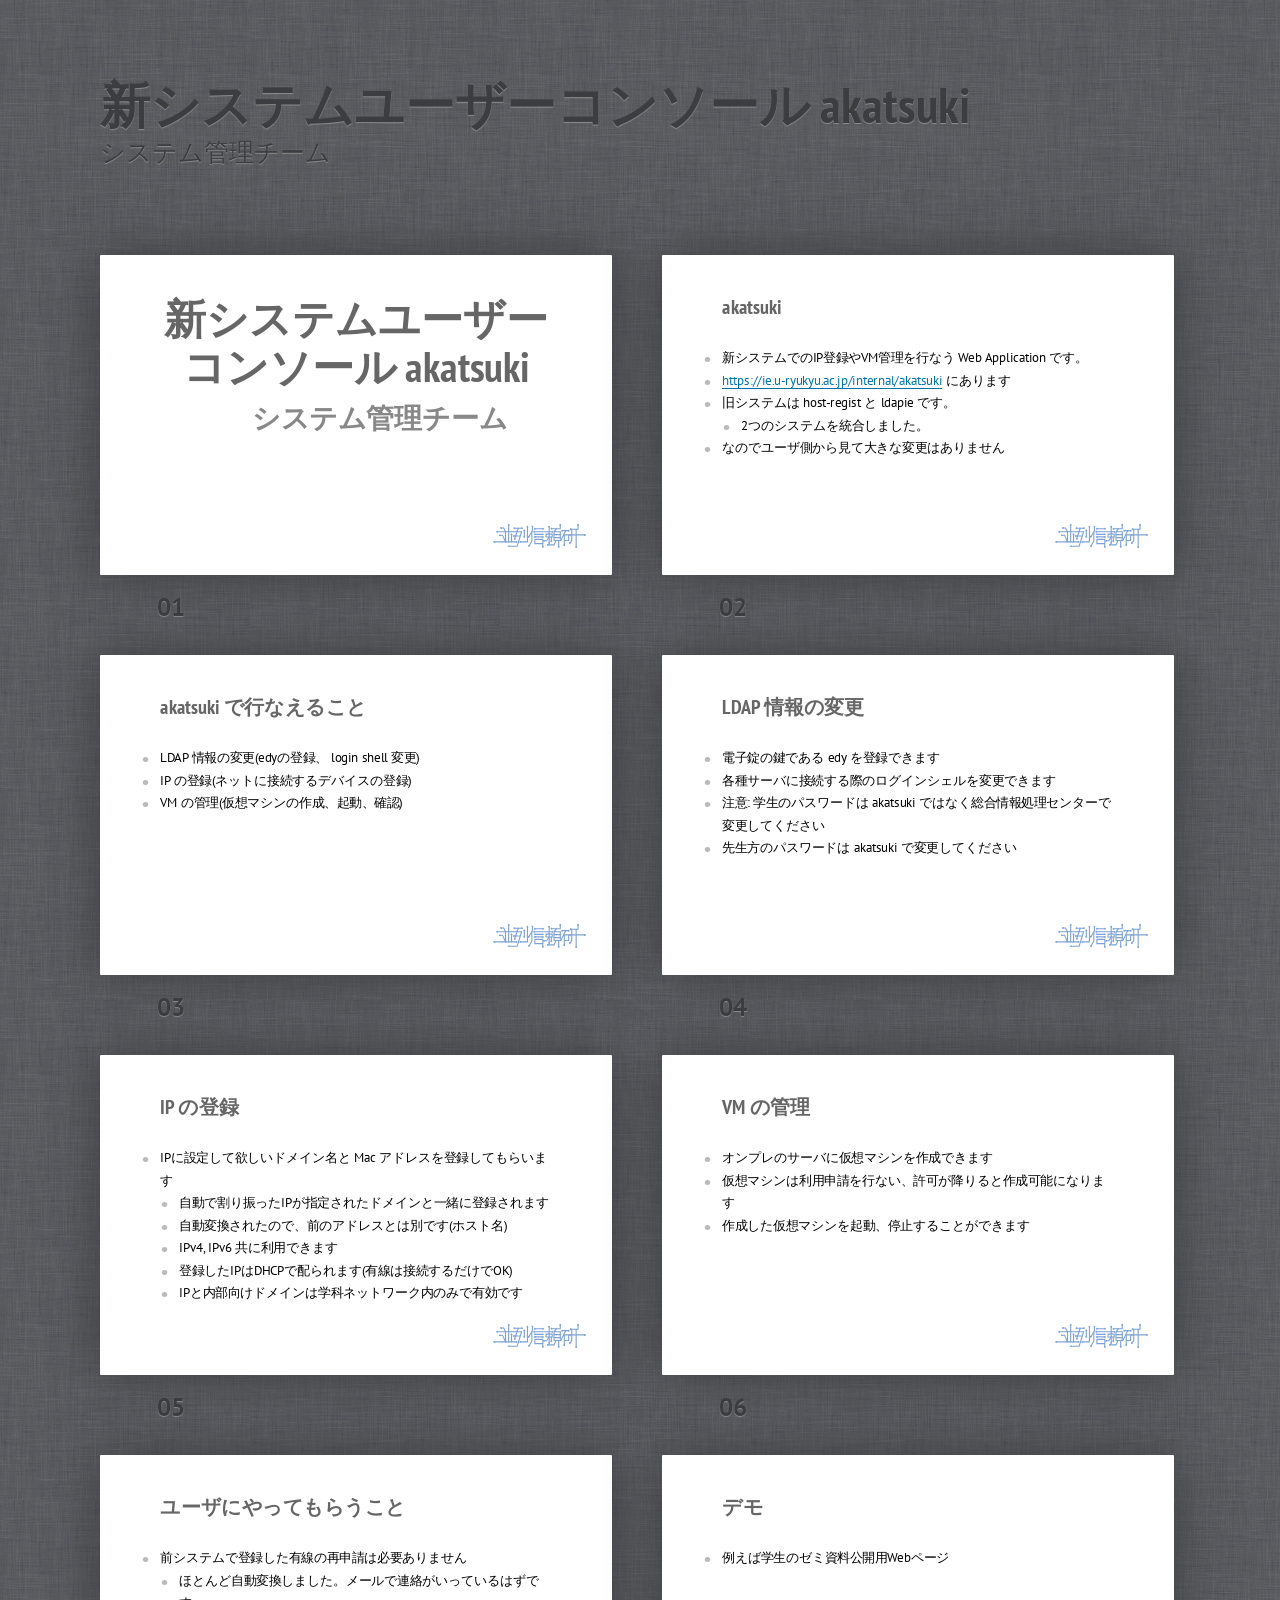
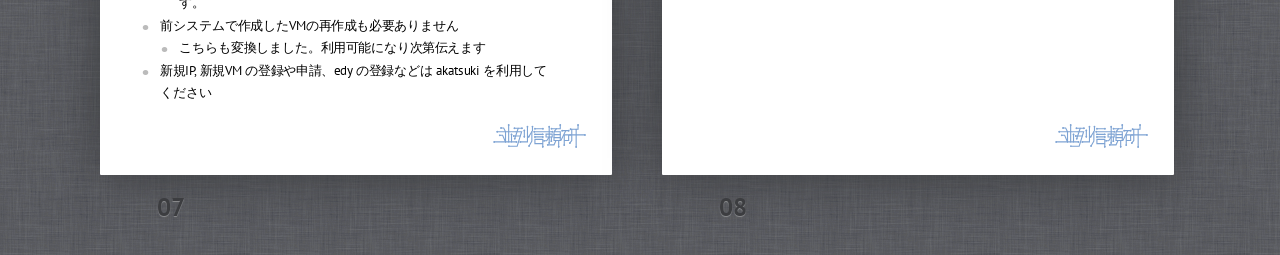
<file: slides/syskan-new-system-presentation/slide.html>
<!DOCTYPE HTML>

<html lang="Japanese">
<head>
	<title>新システムユーザーコンソール akatsuki</title>
	<meta charset="UTF-8">
	<meta name="viewport" content="width=1274, user-scalable=no">
	<meta name="generator" content="Slide Show (S9)">
	<meta name="author" content="システム管理チーム">
	<link rel="stylesheet" href="scripts/prettify/prettify.css">
	<link rel="stylesheet" href="themes/ribbon/styles/style.css">
</head>
<body class="list">
	<header class="caption">
		<h1>新システムユーザーコンソール akatsuki</h1>
		<p>システム管理チーム</p>
	</header>
	<div class="slide cover" id="Cover"><div>
		<section>
			<header>
				<h2>新システムユーザーコンソール akatsuki</h2>
				<h3 id="author">システム管理チーム</h3>
				<h3 id="profile"></h3>
			</header>
		</section>
	</div></div>

<!-- todo: add slide.classes to div -->
<!-- todo: create slide id from header? like a slug in blogs? -->

<div class="slide" id="2"><div>
		<section>
			<header>
				<h1 id="akatsuki">akatsuki</h1>
			</header>
			<!-- === begin markdown block ===

      generated by markdown/1.2.0 on Ruby 2.2.3 (2015-08-18) [x86_64-darwin14]
                on 2015-09-30 13:50:47 +0900 with Markdown engine kramdown (1.8.0)
                  using options {}
  -->

<!-- _S9SLIDE_ -->

<ul>
  <li>新システムでのIP登録やVM管理を行なう Web Application です。</li>
  <li><a href="https://ie.u-ryukyu.ac.jp/internal/akatsuki">https://ie.u-ryukyu.ac.jp/internal/akatsuki</a> にあります</li>
  <li>旧システムは host-regist と ldapie です。
    <ul>
      <li>2つのシステムを統合しました。</li>
    </ul>
  </li>
  <li>なのでユーザ側から見て大きな変更はありません</li>
</ul>



		</section>
</div></div>

<div class="slide" id="3"><div>
		<section>
			<header>
				<h1 id="akatsuki-">akatsuki で行なえること</h1>
			</header>
			<!-- _S9SLIDE_ -->

<ul>
  <li>LDAP 情報の変更(edyの登録、 login shell 変更)</li>
  <li>IP の登録(ネットに接続するデバイスの登録)</li>
  <li>VM の管理(仮想マシンの作成、起動、確認)</li>
</ul>



		</section>
</div></div>

<div class="slide" id="4"><div>
		<section>
			<header>
				<h1 id="ldap-">LDAP 情報の変更</h1>
			</header>
			<!-- _S9SLIDE_ -->

<ul>
  <li>電子錠の鍵である edy を登録できます</li>
  <li>各種サーバに接続する際のログインシェルを変更できます</li>
  <li>注意: 学生のパスワードは akatsuki ではなく総合情報処理センターで変更してください</li>
  <li>先生方のパスワードは akatsuki で変更してください</li>
</ul>



		</section>
</div></div>

<div class="slide" id="5"><div>
		<section>
			<header>
				<h1 id="ip-">IP の登録</h1>
			</header>
			<!-- _S9SLIDE_ -->

<ul>
  <li>IPに設定して欲しいドメイン名と Mac アドレスを登録してもらいます
    <ul>
      <li>自動で割り振ったIPが指定されたドメインと一緒に登録されます</li>
      <li>自動変換されたので、前のアドレスとは別です(ホスト名)</li>
      <li>IPv4, IPv6 共に利用できます</li>
      <li>登録したIPはDHCPで配られます(有線は接続するだけでOK)</li>
      <li>IPと内部向けドメインは学科ネットワーク内のみで有効です</li>
    </ul>
  </li>
</ul>



		</section>
</div></div>

<div class="slide" id="6"><div>
		<section>
			<header>
				<h1 id="vm-">VM の管理</h1>
			</header>
			<!-- _S9SLIDE_ -->

<ul>
  <li>オンプレのサーバに仮想マシンを作成できます</li>
  <li>仮想マシンは利用申請を行ない、許可が降りると作成可能になります</li>
  <li>作成した仮想マシンを起動、停止することができます</li>
</ul>



		</section>
</div></div>

<div class="slide" id="7"><div>
		<section>
			<header>
				<h1 id="section">ユーザにやってもらうこと</h1>
			</header>
			<!-- _S9SLIDE_ -->

<ul>
  <li>前システムで登録した有線の再申請は必要ありません
    <ul>
      <li>ほとんど自動変換しました。メールで連絡がいっているはずです。</li>
    </ul>
  </li>
  <li>前システムで作成したVMの再作成も必要ありません
    <ul>
      <li>こちらも変換しました。利用可能になり次第伝えます</li>
    </ul>
  </li>
  <li>新規IP, 新規VM の登録や申請、edy の登録などは akatsuki を利用してください</li>
</ul>



		</section>
</div></div>

<div class="slide" id="8"><div>
		<section>
			<header>
				<h1 id="section-1">デモ</h1>
			</header>
			<!-- _S9SLIDE_ -->

<ul>
  <li>例えば学生のゼミ資料公開用Webページ</li>
</ul>

<!-- vim: set filetype=markdown.slide: -->
<!-- === end markdown block === -->

		</section>
</div></div>


	<script src="scripts/prettify/prettify.js"></script>
	<script src="scripts/script.js"></script>
	<!-- Copyright © 2010–2011 Vadim Makeev, http://pepelsbey.net/ -->
</body>
</html>
</file>
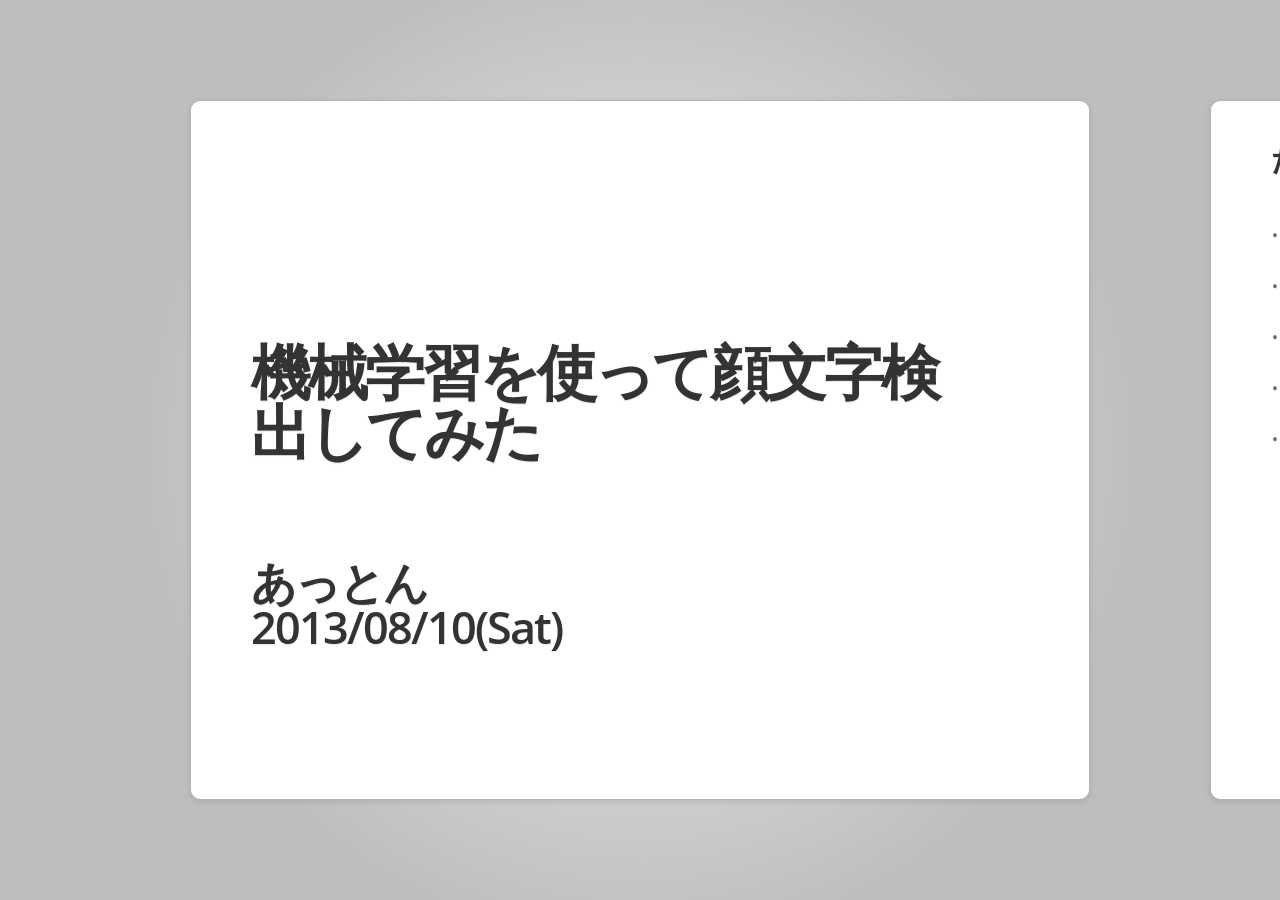
<file: slides/xhago4/xhago4.html>
<!DOCTYPE html>

<!--
Google HTML5 slide template

Authors: Luke Mahé (code)
Marcin Wichary (code and design)

Dominic Mazzoni (browser compatibility)
Charles Chen (ChromeVox support)

URL: http://code.google.com/p/html5slides/
-->

<html>
  <head>
    <title>機械学習を使って顔文字検出してみた</title>

    <meta charset='utf-8'>
    <script src='html5slides/slides.js'></script>
  </head>

  <style>
    /* Your individual styles here, or just use inline styles if that’s
    what you want. */
  </style>

  <body style='display: none'>

    <section class='slides layout-regular template-concurrency'>

    <!-- Your slides (<article>s) go here. Delete or comment out the
    slides below. -->


    <article>
    <h1>機械学習を使って顔文字検出してみた</h1>
    <h2>
      あっとん<br>
      2013/08/10(Sat)
    </h2>
    </article>

    <article>
    <h3>だれですか</h3>
    <ul>
      <li>あっとんです</li>
      <li>Twitter だと @_atton</li>
      <li>へっぽこVimmerもどき</li>
      <li>Ruby派だけれど今回python</li>
      <li>今回は「始めての機械学習」みたいな体験談のつもり</li>
    </ul>
    </article>

    <article>
    <h3>「機械学習」って何</h3>
    <ul>
      <li>「人間がやってる学習を機械にもさせよう」みたいな流れらしいけれど</li>
      <li>定義難しいというか完全に分かってないので割愛</li>
      <li>詳しいことは詳しい人が知ってるはずです</li>
      <li>今回使用したのは「教師あり学習」</li>
      <li>Python + scikit-learn, SVM</li>
    </ul>
    </article>

    <article>
    <h3>「教師あり学習」って何</h3>
    <ul>
      <li>データにラベルを付ける</li>
      <li>ラベルは複数ある</li>
      <li>ラベルが付いているデータを学習器にかけて学習させる</li>
      <li>学習すると、ラベルが付いてないデータはどのラベルであろうか判断してくれる</li>
      <li>データは数値のベクトルにしないといけない</li>
      <li>数値のベクトルは全て同次元で無いといけない</li>
    </ul>
    </article>

    <article>
    <h3>教師あり学習をするにあたって</h3>
    <ul>
      <li>ラベル</li>
      <ul><li>顔文字であるか否かの 0 or 1</li></ul>
      <li>データ</li>
      <ul><li>顔文字辞書 と 誤検出データ</li></ul>
      <li>同じ次元にするには</li>
      <ul><li>顔文字と検出する文字列を5文字に限定</li></ul>
      <li>データをどうやって数値のベクトルにするのか</li>
      <ul><li>ここ重要</li></ul>
    </ul>
    </article>

    <article>
    <h3>特徴ベクトル</h3>
    <ul>
      <li>データを数値化するにあたって</li>
      <li>ちゃんとそのデータの特徴を持った数値にしないといけない</li>
      <li>なので「特徴ベクトル」</li>
      <li>極端文字数でも良いし、Unicodeの値とかでも良い</li>
      <table border="1">
        <tr>
          <td> "(^o^)" </td>
          <td> [40, 94, 111, 94, 41] </td>
        </tr>
      </table>
      <li>これでも良い</li>
    </ul>
    </article>

    <article>
    <h1>ここから若干hagoく</h1>
    </article>

    <article>
    <h3>特徴ベクトル</h3>
    <ul>
      <li>Unicodeの値だけだとおもしろくないので</li>
      <li>それっぽいものを考える</li>
      <li>「この文字は5ヶ所の中でどこに多く出てきたか」を特徴ベクトルにする</li>
      <li>「目の位置に入ってくるのは目に使われたものだろう」</li>
      <li>元の顔文字辞書から頻度を調べる</li>
      <li>ベクトル化する時はそれを使う</li>
      <li>5文字 x 5ヶ所の 25次元ベクトル</li>
    </ul>
    </article>

    <article>
    <h3>特徴ベクトルの例 (2x2)</h3>
    <ul>
      <li>仮に2次元だとして、元データが以下の3つだとする</li>
      <table border="1">
        <tr>
          <td>[]</td>
          <td>()</td>
          <td>[|</td>
        </tr>
      </table>
      <li>そうすると以下の数値頻度としてが得られる</li>
      <table border="1">
        <tr>
          <td>左側</td>
          <td>[ : 2</td>
          <td>( : 1</td>
        </tr>
        <tr>
          <td>右側</td>
          <td>] : 1</td>
          <td>) : 1</td>
          <td>| : 1</td>
        </tr>
      </table>
      <li>そうすると"|["は特徴ベクトル化すると以下のようになる</li>
      <table border="1">
        <tr>
          <td>変換前</td>
          <td>|</td>
          <td>[</td>
        </tr>
        <tr>
          <td>変換後</td>
          <td>01</td>
          <td>20</td>
        </tr>
      </table>
    </ul>
    </article>

    <article>
    <h3>さらに</h3>
    <ul>
      <li>顔文字で無いものをちゃんと弾けるようにする</li>
      <ul>
        <li>ずらしてみる
        <pre>'(^o^)' -> '^o^)(', 'o^)(^', ')(^o^', '^)(^o'</pre>
        連続した顔文字対策</li>

        <li>一部分だけある場合を考えてみる
        <pre>( -> '(aaaa', 'a(aaa', 'aa(aa', 'aaa(a', 'aaaa(' </pre>
        特定の記号のみに反応しないように</li>
      </ul>
      <li>どうしても誤検出するものは自分で拾っていく</li>
    </ul>
    </article>

    <article>
    <h1><center>つまり</center></h1>
    </article>

    <article>
    <h1><center>hagoったら検出率は上がる</center></h1>
    </article>

    <article>
    <h3>hagoったら検出率は上がる</h3>
    <ul>
      <li>ツイート50件無作為抽出</li>
      <li>そのうち40件は顔文字なし、10件は顔文字あり</li>
      <ul>
        <li>Unicode</li>
        <table border="1">
          <tr>
            <td>顔文字で無い判定</td>
            <td>38/40</td>
            <td>95%</td>
          </tr>
          <tr>
            <td>顔文字判定</td>
            <td>6/10</td>
            <td>60%</td>
          </tr>
        </table>
      </ul>

      <ul>
        <li>hagoった特徴ベクトル</li>
        <table border="1">
          <tr>
            <td>顔文字で無い判定</td>
            <td>40/40</td>
            <td>100%</td>
          </tr>
          <tr>
            <td>顔文字判定</td>
            <td>9/10</td>
            <td>90%</td>
          </tr>
        </table>
      </ul>
    </ul>
    </article>

    <article>
    <h1>百聞は一見にしかず</h1>
    </article>

    <article>
    <h1>ナイス検出 / 謎誤検出</h1>
    </article>

    <article>
    <h1><center>(´ω｀) 検出可能!</center></h1>
    </article>

    <article>
    <h1><center>STATE</center></h1>
    </article>

    <article>
    <h1><center>(TAT)</center></h1>
    </article>

    <article>
    <h1><center>|Vim)</center></h1>
    </article>

    <article>
    <h1><center>なぜか</center></h1>
    </article>

    <article>
    <h1><center>|Vim)</center></h1>
    </article>

    <article>
    <h1><center>誤判定行き。</center></h1>
    </article>

    <article>
    <h3>まとめ</h3>
    <ul>
      <li>顔文字を検出したかった</li>
      <li>機械学習を使った</li>
      <li>でもゴニョゴニョしないといけなかった</li>
      <li>同次元に合わせる、特徴をベクトルとして使う、とか</li>
      <li>「学習器は万能では無い」</li>
      <li>hagoって表現したけれど</li>
      <li>プログラムというよりはデータをどう扱うか</li>
      <li>結論 : みょっくんを見つけられた</li>
    </ul>
    </article>

    </article>
  </body>
</html>
</file>
<file: slides/akatsuki-reading/s6/themes/projection.css>
/*********************************
 * CSS @media projection rules (not print or screen)
 *
 * 1) projection -> slideshow mode (display one slide at-a-time; hide all others)
 * 2) screen     -> outline mode (display all slides-at-once on screen) 
 * 3) print      -> print (and print preview)
 *
 * toggle between projection/screen (that is, slideshow/outline) mode using t-key
 */
html,
body,
.presentation {
  margin: 0;
  padding: 0;
}
.slide {
  display: none;
  /* note: only display current slide in projection mode */
  position: absolute;
  top: 0;
  left: 0;
  margin: 0;
  padding: 2% 4% 0% 4%;
  /* css note: order is => top right bottom left  */
  -moz-box-sizing: border-box;
  -webkit-box-sizing: border-box;
  box-sizing: border-box;
  width: 100%;
  height: 100%;
  /* css note: lets use border-box; no need to add padding+border to get to 100% */
  overflow-x: hidden;
  overflow-y: auto;
  z-index: 2;
}
.slide.current {
  display: block;
}
/* note: only display current slide in projection mode */
/*****
 *  layout block structure:
 *
 *  .layout
 *    > #header
 *    > #footer
 */
.layout #header,
.layout header {
  position: fixed;
  top: 0;
  left: 0;
  width: 100%;
  height: 0.5em;
  z-index: 1;
}
.layout #footer,
.layout footer {
  position: fixed;
  top: auto;
  bottom: 0;
  padding: 1em 0;
  /* css note: order is => 1st top,bottom; 2nd right,left */
  width: 100%;
  height: 4em;
  z-index: 5;
  /* todo: move font-size and font-style to blank.css */
  font-size: 100%;
  font-weight: bold;
  /* todo: move font-size and font-style to blank.css */
}
.layout #footer h1,
.layout footer h1 {
  display: block;
  margin: 0;
  padding: 0 1em;
  font-size: 50%;
}
.layout #footer h2,
.layout footer h2 {
  display: block;
  margin: 0;
  padding: 0 1em;
  font-size: 50%;
  font-style: italic;
}
/*********************************
 * general text-alignment classes
 */
.left {
  text-align: left;
}
.center {
  text-align: center;
}
.right {
  text-align: right;
}
/*********************************
 * general _absolute_ font-size classes
 */
.small {
  font-size: 97%;
}
.x-small {
  font-size: 88%;
}
.xx-small {
  font-size: 82%;
}
.large {
  font-size: 103%;
}
.x-large {
  font-size: 112%;
}
.xx-large {
  font-size: 118%;
}
/*********************************
 * general _relative_ font-size classes
 */
.smaller {
  font-size: 82%;
}
.larger {
  font-size: 118%;
}
</file>
<file: slides/akatsuki-reading/s6/themes/screen.css>
/*********************************
 * CSS @media screen (not projection or print)
 *
 * 1) projection -> slideshow mode (display one slide at-a-time; hide all others)
 * 2) screen     -> outline mode (display all slides-at-once on screen) 
 * 3) print      -> print (and print preview)
 *
 * toggle between projection/screen (that is, slideshow/outline) mode using t-key
 */
.slide {
  display: block !important;
  margin: 1.5em 0 0;
  border-top: 1px solid #888;
}
.slide h1 {
  border-bottom: 1px solid #AAA;
}
.slide:first-child {
  margin: 0;
  border: none;
}
.slide:first-child h1 {
  border: none;
  padding-top: 1.5em;
}
</file>
<file: slides/akatsuki-reading/s6/themes/print.css>
/********************************* * CSS @media print rules (not projection or screen) */
body {
  font-size: 12pt;
}
.slide {
  display: block !important;
  page-break-inside: avoid;
  /********************   * Extra styling for first slide (title/cover slide)   */
}
.slide h1 {
  page-break-after: avoid;
}
.slide ul {
  page-break-inside: avoid;
}
.slide h1 {
  border-top: 2pt solid gray;
  border-bottom: 1px dotted silver;
}
.slide:first-child {
  margin-bottom: 3em;
}
.slide:first-child h1 {
  font-size: 200%;
  border: none;
  margin: 0.5em 0 0.25em;
}
.slide:first-child h3 {
  margin: 0;
  padding: 0;
}
.slide:first-child h4 {
  margin: 0 0 0.5em;
  padding: 0;
}
</file>
<file: slides/akatsuki-reading/s6/themes/blank.css>
body {
  font-family: Verdana, Geneva, Arial, Helvetica, sans-serif;
}
a:link,
a:visited {
  color: #000000;
}
.slide {
  color: #000000;
}
.slide h1 {
  font-size: 200%;
  color: black;
  text-align: center;
}
.slide h1.fullscreen {
  position: absolute;
  top: 40%;
  width: 100%;
}
.slide h1.hidden {
  display: none;
}
.slide hX {
  font-size: 250%;
  color: white;
  text-align: center;
  font-weight: bold;
}
.slide hX.fullscreen {
  position: absolute;
  top: 40%;
  width: 100%;
}
.slide hX.hidden {
  display: none;
}
.slide h2 {
  font-size: 220%;
  background-color: #808db5;
  color: white;
  padding: 5px;
}
.slide h3 {
  font-size: 180%;
}
.slide name {
  font-size: 180%;
  background-color: #ffcc00;
}
.slide name.fullscreen {
  position: absolute;
  top: 40%;
  width: 100%;
}
.slide .stepcurrent {
  color: #dd0000;
}
.slide .step {
  color: #c0c0c0;
}
div.highlight {
  background-color: #ffffa9;
  display: inline-block;
  _display: inline;
}
div > ul {
  list-style-type: square;
  font-size: 160%;
}
div > ol {
  font-size: 160%;
}
li {
  margin-bottom: 15px;
}
p,
dt,
dd,
td {
  font-size: 150%;
}
th {
  font-size: 90%;
}
p.emphasize {
  font-size: 180%;
}
pre {
  font-size: 100%;
}
.code {
  background-color: #ffffa9;
  padding: 5px;
}
.small_code {
  font-size: 90%;
  padding: 2px;
}
.smaller_code {
  font-size: 80%;
  padding: 2px;
}
code {
  font-size: 100%;
  background-color: #ffffa9;
  padding: 5px;
}
.footnote a:first-of-type {
  text-decoration: none;
}
p.footnote {
  font-size: 88%;
}
.help p,
.help td {
  font-size: 88%;
}
/********
 * example gradient background using css3
 */
.slide {
  background-image: -webkit-linear-gradient(top, #ffffff, #ffffff, #ffffff, #ffffff);
  background-image: -moz-linear-gradient(top, #ffffff, #ffffff, #ffffff, #ffffff);
}
.slide.cover,
.slide.title {
  background-image: -webkit-linear-gradient(top, #ffffff, #ffffff, #ffffff, #ffffff);
  background-image: -moz-linear-gradient(top, #ffffff, #ffffff, #ffffff, #ffffff);
}
</file>
<file: slides/akatsuki-reading/scripts/prettify.css>
/* CSS from google html5slides(https://code.google.com/p/html5slides/) */

pre > code {
  font-family: 'Droid Sans Mono', 'Courier New', monospace;

  font-size: 20px;
  line-height: 28px;
  padding: 5px 10px;

  letter-spacing: -1px;

  margin-top: 40px;
  margin-bottom: 40px;

  color: black;
  background: rgb(240, 240, 240);
  border: 1px solid rgb(224, 224, 224);
  box-shadow: inset 0 2px 6px rgba(0, 0, 0, .1);

  overflow: hidden;
}

/* Pretty print */

.prettyprint .str, /* string content */
.prettyprint .atv { /* a markup attribute value */
  color: rgb(0, 138, 53);
}
.prettyprint .kwd, /* a keyword */
.prettyprint .tag { /* a markup tag name */
  color: rgb(0, 102, 204);
}
.prettyprint .com { /* a comment */
  color: rgb(127, 127, 127);
  font-style: italic;
}
.prettyprint .lit { /* a literal value */
  color: rgb(127, 0, 0);
}
.prettyprint .pun, /* punctuation, lisp open bracket, lisp close bracket */
.prettyprint .opn,
.prettyprint .clo {
  color: rgb(127, 127, 127);
}
.prettyprint .typ, /* a type name */
.prettyprint .atn, /* a markup attribute name */
.prettyprint .dec,
.prettyprint .var { /* a declaration; a variable name */
  color: rgb(127, 0, 127);
}
</file>
<file: slides/laravel51/slide.css>
@import url(s6/projection.css); /* required to make the slide show run at all */
     
body { font-family: Verdana, Geneva, Arial, Helvetica, sans-serif; }

a:link, a:visited { color: black; }

.slide h1 { font-size: 30pt;  }

.slide h1 {  text-align: center; }

.slide h1.fullscreen { position: absolute;
                       top: 40%;
                       width: 100%; }

/* lets you create slides with no heading (because heading is hidden but gets included in toc) */
.slide h1.hidden     { display: none; }


.slide h2 { font-size: 28pt;  }

h3 { font-size: 25pt;  }

/* todo: add special formating for .cover slide
   lets you use h1(cover). for title/cover slide (a la S5 slide0) but more generic (not bound to 1st slide)
*/

.cover h1 { /* tbd */ }
.cover h2 { /* tbd */ }

/* todo: add special formating for h1, h2 in footer */

#footer h1 { /* tbd */ }
#footer h2 { /* tbd */ }


p, li, dt, dd, td, th { font-size: 18pt; }

ul { list-style-type: square; }    

/**********************************/
/* general text-alignment classes */

.left   { text-align: left; }
.center { text-align: center; }
.right  { text-align: right;  }

/**********************************/
/* general font-size classes      */

.small { font-size: 97%; }

.x-small,
.smaller { font-size: 88%; }

.xx-small,
.smallest,
.tiny      { font-size: 82%; }



pre { font-size: 16pt;  }

.code { 
        background-color: azure;
        padding: 5px;
      }
     
.footnote a:first-of-type  { text-decoration: none; }


p.small  { font-size: 97%; }

p.x-small,
p.smaller,  
p.footnote { font-size: 88%; }

p.xx-small,
p.smallest,
p.tiny     { font-size: 82%; }


.help p,
.help td  { font-size: 88%; }

 
.step { color: silver; }
/* or hide next steps e.g.  .step { visibility: hidden; } */
.stepcurrent { color: black; }
</file>
<file: slides/laravel51/s6/screen.css>
/*********************************
 * CSS @media screen (not projection or print)
 *
 * 1) projection -> slideshow mode (display one slide at-a-time; hide all others)
 * 2) screen     -> outline mode (display all slides-at-once on screen) 
 * 3) print      -> print (and print preview)
 *
 * toogle between slideshow/outline mode using t-key
 */


/****
 * hide layout stuff (header, footer, navLinks, navList etc.)
 */

.layout * { display: none; }

.projection { display: none; }

/*************
 * make toggle button visible and reposition to upper right corner *
 * note: toogle button is nested inside #controls > #navLinks > #toogle
 */

#controls,
#navLinks,
#toggle    { display: block;
             visibility: visible;
             margin: 0; padding: 0;
           }

#toggle { position: fixed;
          top: 0; right: 0;
          padding: 0.5em; 
          border-left: 1px solid;
          border-bottom: 1px solid;
          background: white;
        }


/*************
 * making the outline look pretty-ish
 */

#slide1, #slide1 h1, #slide1 h2, #slide1 h3, #slide1 h4 {border: none; margin: 0;}
#slide1 h1 {padding-top: 1.5em;}

.slide { margin: 1.5em 0 0; border-top: 1px solid #888; }
.slide h1 { border-bottom: 1px solid #AAA; }
</file>
<file: slides/laravel51/s6/print.css>
/********************************* * CSS @media print rules (not projection or screen) *//************* * Make sure all slides are visible (to make them all appear in prin) */.slide { page-break-inside: avoid;         display: block !important;       }h1   { page-break-after: avoid; }ul   { page-break-inside: avoid; }          body { font-size: 12pt; }/******************** * Extra styling for first slide (title slide) */#slide1 h1 { font-size: 200%; border: none; margin: 0.5em 0 0.25em; }#slide1 h3 { margin: 0; padding: 0;}#slide1 h4 { margin: 0 0 0.5em; padding: 0;}#slide1    { margin-bottom: 3em; }h1 { border-top: 2pt solid gray;     border-bottom: 1px dotted silver;   }/****** * Turn on print-specific stuff/classes */.extra { background: transparent !important; }div.extra, pre.extra, .example { font-size: 10pt; color: #333; }ul.extra a { font-weight: bold; }/***** * Turn off online (screen/projection)-specific stuff/classes */p.example { display: none; }/***************** * The following rule keeps the layout stuff out of print. * Remove at your own risk! */.layout,.layout * {display: none !important;}.projection { display: none; }
</file>
<file: slides/syskan-new-system-presentation/scripts/prettify/prettify.css>
/* CSS from google html5slides(https://code.google.com/p/html5slides/) */

pre > code {
  font-family: 'Droid Sans Mono', 'Courier New', monospace;

  font-size: 20px;
  line-height: 28px;
  padding: 5px 10px;

  letter-spacing: -1px;

  margin-top: 40px;
  margin-bottom: 40px;

  color: black;
  background: rgb(240, 240, 240);
  border: 1px solid rgb(224, 224, 224);
  box-shadow: inset 0 2px 6px rgba(0, 0, 0, .1);

  overflow: hidden;
}

/* Pretty print */

.prettyprint .str, /* string content */
.prettyprint .atv { /* a markup attribute value */
  color: rgb(0, 138, 53);
}
.prettyprint .kwd, /* a keyword */
.prettyprint .tag { /* a markup tag name */
  color: rgb(0, 102, 204);
}
.prettyprint .com { /* a comment */
  color: rgb(127, 127, 127);
  font-style: italic;
}
.prettyprint .lit { /* a literal value */
  color: rgb(127, 0, 0);
}
.prettyprint .pun, /* punctuation, lisp open bracket, lisp close bracket */
.prettyprint .opn,
.prettyprint .clo {
  color: rgb(127, 127, 127);
}
.prettyprint .typ, /* a type name */
.prettyprint .atn, /* a markup attribute name */
.prettyprint .dec,
.prettyprint .var { /* a declaration; a variable name */
  color: rgb(127, 0, 127);
}
</file>
<file: slides/syskan-new-system-presentation/themes/ribbon/styles/style.css>
/*
	Ribbon theme for Shower presentation template: http://github.com/pepelsbey/shower
	Copyright © 2010–2011 Vadim Makeev, http://pepelsbey.net/
	Licensed under MIT license: https://github.com/pepelsbey/shower/wiki/License
*/

@import url(fonts.css);
@import url(reset.css);

BODY {
	font:25px/1.8 'PT Sans', sans-serif;
	counter-reset:paging;
	}

/* Slide
---------------------------------------- */
.slide:after {
	counter-increment:paging;
	content:counter(paging, decimal-leading-zero);
	}
.slide SECTION {
	padding:80px 120px 0;
	width:784px;
	height:560px;
	background:#FFF;
	color:#000;
	}
	.slide SECTION:before {
		position:absolute;
		bottom:-90px;
		right:45px;
		width:200px;
		height:200px;
		background:url(../../../pictures/logo.svg) no-repeat;
		background-size: 200px;
		content:'';
		}

/* Header */
.slide HEADER {
	margin:0 0 58px;
	color:#666;
	font:bold 40px/1.13 'PT Sans Narrow', sans-serif;
	}

/* Elements */
.slide P {
	margin:0 0 45px;
	}
.slide P.note {
	color:#888;
	}
.slide A {
	border-bottom:0.1em solid;
	color:#0174A7;
	text-decoration:none;
	}
.slide A[target=_blank] {
	margin-right:22px;
	}
.slide A[target=_blank]:after {
	position:absolute;
	margin-left:7px;
	font-family:'Target Blank';
	content:'\005E';
	}
.slide B,
.slide STRONG {
	font-weight:bold;
	}
.slide I,
.slide EM {
	font-style:italic;
	}

/* Quote */
.slide BLOCKQUOTE {
	font-style:italic;
	}
.slide BLOCKQUOTE:before {
	position:absolute;
	margin:-15px 0 0 -80px;
	color:#CCC;
	font:200px/1 'PT Sans', sans-serif;
	content:'\201C'; /* ldquo */
	}
.slide BLOCKQUOTE:after {
	margin:-45px 0 45px;
	display:block;
	color:#444;
	font-weight:bold;
	content:attr(cite);
	}

/* Lists */
.slide OL,
.slide UL {
	margin:0 0 45px;
	counter-reset:list;
	}
	.slide UL UL,
	.slide OL UL,
	.slide OL OL,
	.slide UL OL {
		margin:0 0 0 38px;
		}
	.slide OL > LI:before,
	.slide UL > LI:before {
		position:absolute;
		margin-left:-120px;
		width:100px;
		color:#BBB;
		text-align:right;
		}
	.slide UL > LI:before {
		content:'\2022'; /* bull */
		line-height:1.1;
		font-size:40px;
		}
	.slide OL > LI:before {
		counter-increment:list;
		content:counter(list)'.';
		}

/* Code */
.slide PRE {
	margin:0 0 45px;
	counter-reset:code;
	white-space:normal;
	}
	.slide PRE CODE {
		display:block;
		white-space:pre;
		}
	.slide PRE CODE:before {
		position:absolute;
		margin:0 0 0 -120px;
		width:110px;
		color:#BBB;
		text-align:right;
		}
	.slide PRE MARK {
		padding:3px 8px;
		-webkit-border-radius:8px;
		-moz-border-radius:8px;
		border-radius:8px;
		}
	.slide PRE MARK {
		background:#FAFAA2;
		color:#000;
		font-style:normal;
		}
	.slide PRE MARK.important {
		background:#C00;
		color:#FFF;
		font-weight:normal;
		}

/* Cover */
.slide.cover SECTION {
	background:transparent;
	background-color: white;
	}
.slide.cover H2 {
	color:#666;
	text-align:center;
	font-size:84px;
}
.slide.cover H3#author {
	color:#888;
	text-align:right;
	font-size:56px;
	margin-top:24px;
	margin-right:90px;
}

.slide.cover H3#profile {
	color:#888;
	text-align:right;
	font-size:24px;
	margin-right:90px;
}

/* Shout */
.slide.shout SECTION:before {
	display:none;
	}
.slide.shout H2 {
	position:absolute;
	top:50%;
	left:0;
	width:100%;
	text-align:center;
	line-height:1;
	font-size:150px;
	-webkit-transform:translateY(-50%);
	-moz-transform:translateY(-50%);
	-ms-transform:translateY(-50%);
	-o-transform:translateY(-50%);
	transform:translateY(-50%);
	}
	.slide.shout H2 A[target=_blank] {
		margin:0;
		}
		.slide.shout H2 A[target=_blank]:after {
			content:'';
			}

/* Middle */
.middle {
	position:absolute;
	top:50%;
	left:50%;
	-webkit-transform:translate(-50%, -50%);
	-moz-transform:translate(-50%, -50%);
	-ms-transform:translate(-50%, -50%);
	-o-transform:translate(-50%, -50%);
	transform:translate(-50%, -50%);
	}

/* List
---------------------------------------- */
.list {
	float:left;
	padding:80px 0 80px 100px;
	background:#585A5E url(../images/linen.png);
	}

/* Caption */
.list .caption {
	color:#3C3D40;
	text-shadow:0 1px 1px #8D8E90;
	}
	.list .caption H1 {
		font:bold 50px/1 'PT Sans Narrow', sans-serif;
		}

/* Slide */
.list .slide {
	position:relative;
	float:left;
	margin:0 50px 0 0;
	padding:80px 0 0;
	}
	.list .slide:after {
		position:absolute;
		bottom:-45px;
		left:57px;
		color:#3C3D40;
		text-shadow:0 1px 1px #8D8E90;
		line-height:1;
		font-weight:bold;
		font-size:25px;
		}
	.list .slide:target:after {
		text-shadow:0 -1px 1px #1F3F60;
		color:#4B86C2;
		}
	.list .slide > DIV {
		position:relative;
		overflow:hidden;
		width:512px;
		height:320px;
		box-shadow:0 0 50px #3C3D40;
		border-radius:1px;
		background:rgba(0, 0, 0, 0.3);
		}
	.list .slide > DIV:hover {
		box-shadow:
			0 0 0 10px rgba(60, 61, 64, 0.6),
			0 0 50px #3C3D40;
		}
	.list .slide:target > DIV {
		box-shadow:
			0 0 0 1px #305F8D,
			0 0 0 10px #3C7CBD,
			0 0 50px #3C3D40;
		}
	.list .slide SECTION {
		-webkit-transform-origin:0 0;
		-webkit-transform:scale(0.5);
		-moz-transform-origin:0 0;
		-moz-transform:scale(0.5);
		-ms-transform-origin:0 0;
		-ms-transform:scale(0.5);
		-o-transform-origin:0 0;
		-o-transform:scale(0.5);
		transform-origin:0 0;
		transform:scale(0.5);
		}
		.list .slide SECTION:after {
			position:absolute;
			top:0;
			right:0;
			bottom:0;
			left:0;
			content:'';
			}

/* Full
---------------------------------------- */
.full {
	position:absolute;
	top:50%;
	left:50%;
	overflow:hidden;
	margin:-320px 0 0 -512px;
	width:1024px;
	height:640px;
	background:#000;
	}
	.full .caption {
		display:none;
		}
	.full .slide {
		position:absolute;
		visibility:hidden;
		}
		.full .slide:target {
			visibility:visible;
			}
		.full .slide:after {
			position:absolute;
			bottom:85px;
			left:120px;
			color:#BBB;
			line-height:1;
			}
		.full .slide SECTION {
			-webkit-transform:scale(1);
			-moz-transform:scale(1);
			-ms-transform:scale(1);
			-o-transform:scale(1);
			transform:scale(1);
			}
		.full .slide.bg {
			z-index:1;
			}
			.full .slide.bg:after,
			.full .slide.shout:after {
				content:'';
				}

/* Inner Navigation */
.full .inner > * {
	opacity:0;
	-webkit-transition:opacity 0.5s linear;
	-moz-transition:opacity 0.5s linear;
	-ms-transition:opacity 0.5s linear;
	-o-transition:opacity 0.5s linear;
	transition:opacity 0.5s linear;
	}
.full .inner > .active {
	opacity:1;
	}

/* Progress */
.full .progress {
	position:absolute;
	right:118px;
	bottom:49px;
	left:118px;
	border-radius:7px;
	border:2px solid rgba(255, 255, 255, 0.2);
	}
	.full .progress DIV {
		width:0;
		height:10px;
		border-radius:5px;
		background:rgba(177, 177, 177, 0.4);
		-webkit-transition:width 0.2s linear;
		-moz-transition:width 0.2s linear;
		-ms-transition:width 0.2s linear;
		-o-transition:width 0.2s linear;
		transition:width 0.2s linear;
		}
.full .progress-off {
	z-index:1;
	}
</file>
